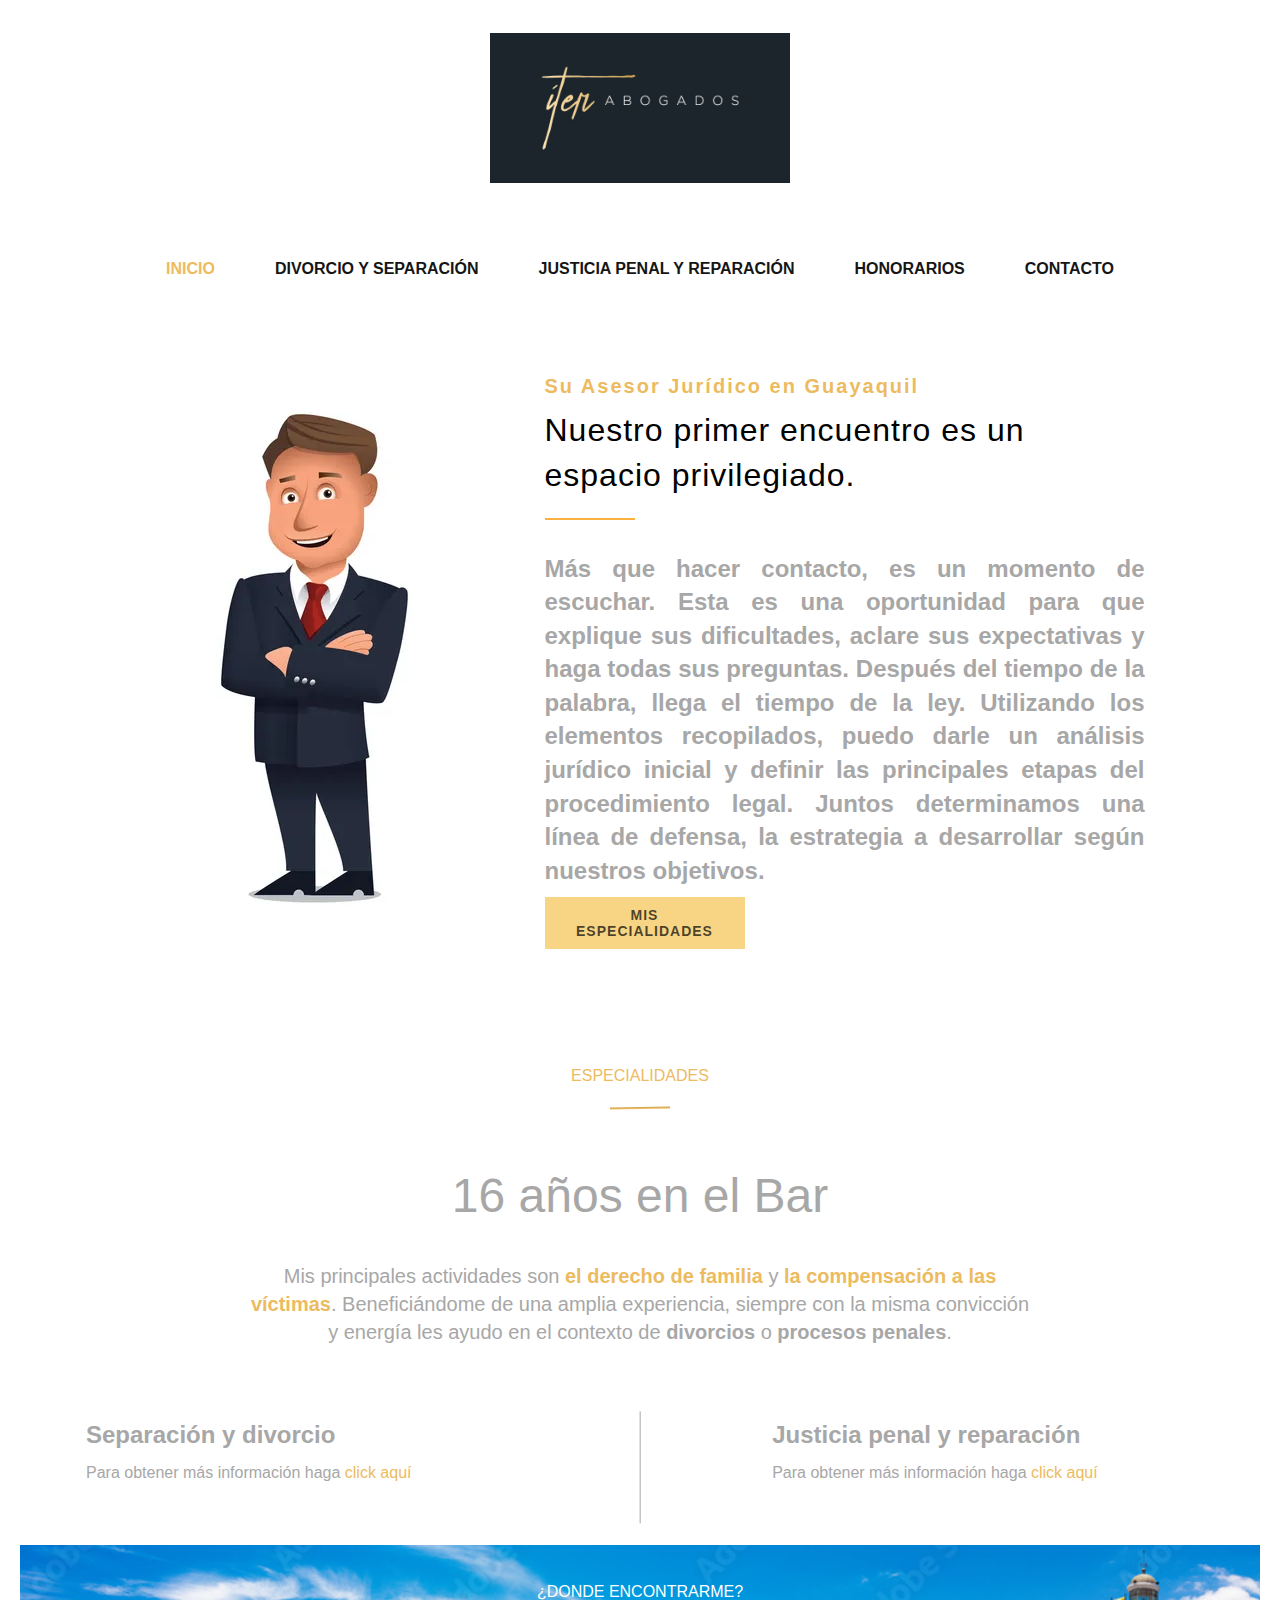
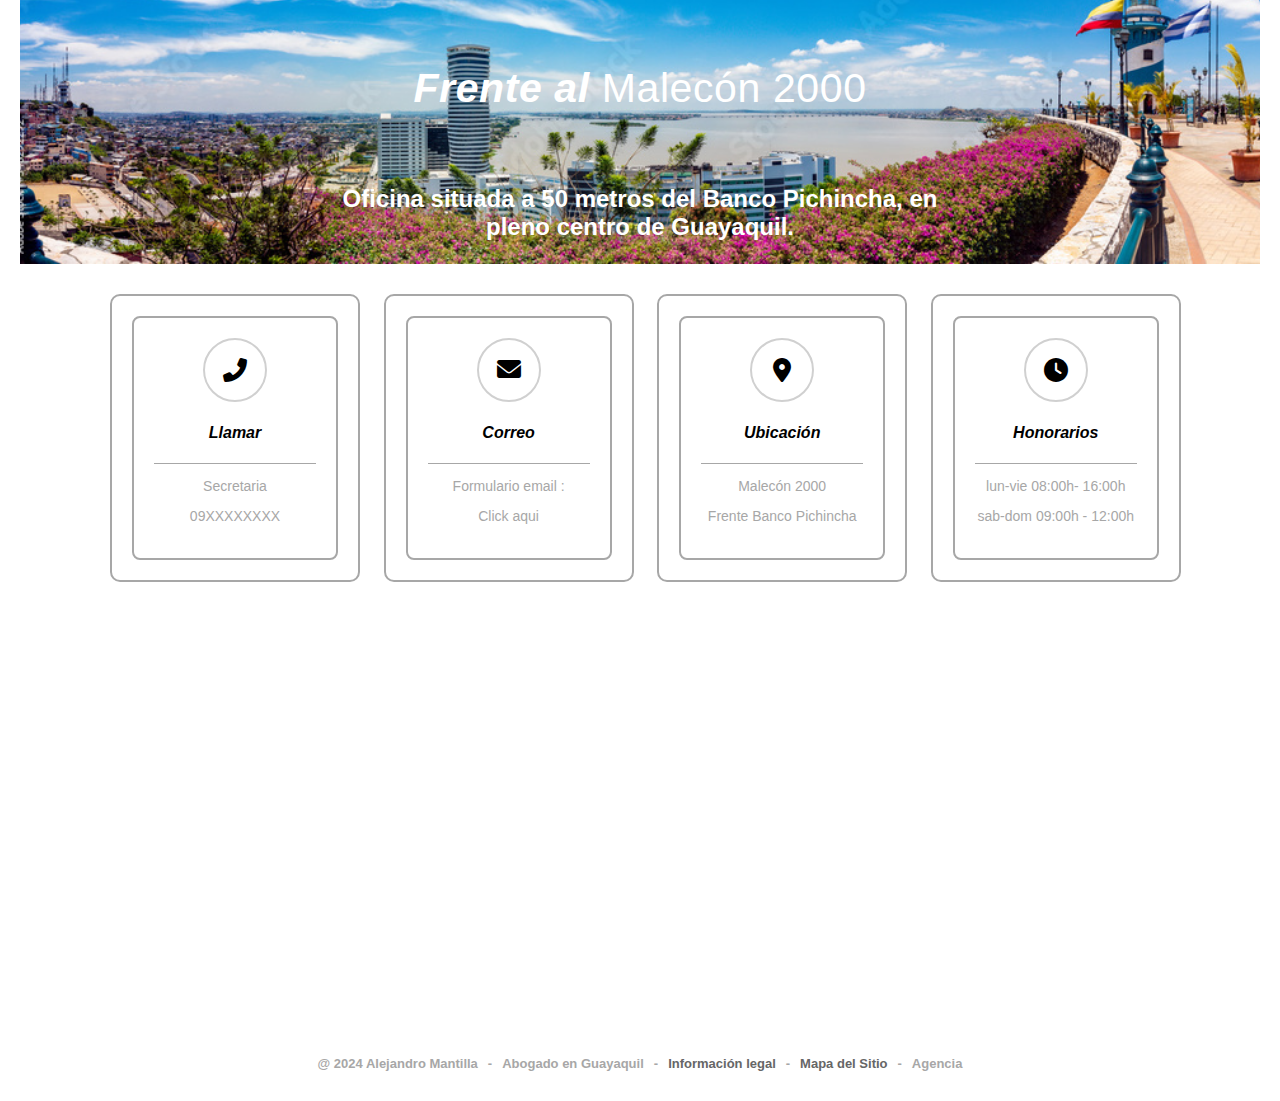
<file: index.html>
<!DOCTYPE html>
<html lang="es">
<head>
    <meta charset="UTF-8">
    <meta name="viewport" content="width=device-width, initial-scale=1.0">
    <title>Página de Ejemplo</title>
    <link rel="stylesheet" href="https://cdnjs.cloudflare.com/ajax/libs/font-awesome/6.0.0-beta3/css/all.min.css">
    <link rel="stylesheet" href="./style/styles.css">
</head>
<body>
    <header>
        <div class="logo">
            <img src="images/ab.jpg" alt="Logo del Abogado">
        </div>
        <nav>
            <ul class="menu">
                <li><a href="index.html" class="current-page menu-item" id="link-home">Inicio</a></li>
                <li><a href="./pages/divorcio.html" class="menu-item" id="link-divorce">Divorcio y Separación</a></li>
                <li><a href="./pages/penal.html" class="menu-item" id="link-penal">Justicia Penal y Reparación</a></li>
                <li><a href="./pages/honorarios.html" class="menu-item" id="link-fees">Honorarios</a></li>
                <li><a href="./pages/contacto.html" class="menu-item" id="link-contact">Contacto</a></li>
            </ul>
        </nav>
        <section class="hero">
            <div class="hero-content">
                <div class="hero-image">
                    <img src="images/abogado.jpg" alt="Abogado Animado">
                </div>
                <div class="hero-text">
                    <h1>Su Asesor Jurídico en Guayaquil</h1>
                    <p>Nuestro primer encuentro es un espacio privilegiado.</p>
                    <h2>Más que hacer contacto, es un momento de escuchar. Esta es una oportunidad para que explique sus dificultades, aclare sus expectativas y haga todas sus preguntas. Después del tiempo de la palabra, llega el tiempo de la ley. Utilizando los elementos recopilados, puedo darle un análisis jurídico inicial y definir las principales etapas del procedimiento legal. Juntos determinamos una línea de defensa, la estrategia a desarrollar según nuestros objetivos.</h2>
                    <button class="specialties-button">Mis Especialidades</button>
                </div>
            </div>
        </section>
        <section class="specialties">
            <div class="specialties-header">
                <h3>ESPECIALIDADES</h3>
                <div class="specialties-underline"></div>
            </div>
            <div class="specialties-content">
                <h2>16 años en el Bar</h2>
                <p>Mis principales actividades son <span class="highlight">el derecho de familia</span> y <span class="highlight">la compensación a las víctimas</span>. Beneficiándome de una amplia experiencia, siempre con la misma convicción y energía les ayudo en el contexto de <span class="lowlight">divorcios</span> o <span class="lowlight">procesos penales</span>.</p>
            </div>
        </section>
        <section class="services">
            <div class="service-item">
                <div class="arrow">→</div>
                <h3>Separación y divorcio</h3>
                <p>Para obtener más información haga <a href="./pages/divorcio.html" class="service-link">click aquí</a></p>
            </div>
            <div class="separator"></div>
            <div class="service-item">
                <div class="arrow">→</div>
                <h3>Justicia penal y reparación</h3>
                <p>Para obtener más información haga <a href="./pages/penal.html" class="service-link">click aquí</a></p>
            </div>
        </section>
        <section class="location-section">
            <div class="background-image">
                <div class="text-container">
                    <div class="principal-text-container">¿DONDE ENCONTRARME?</div>
                    <div class="main-text">
                        <p><em>Frente al</em> Malecón 2000</p>
                    </div>
                    <div class="description">Oficina situada a 50 metros del Banco Pichincha, en pleno centro de Guayaquil.</div>
                </div>
            </div>
        </section>
        <div class="et_pb_section">
            <div class="et_pb_row">
                
                <div class="et_pb_column">
                    <div class="outer-box">
                        <div class="inner-box">
                            <div class="et_pb_blurb_content">
                                <div class="et_pb_main_blurb_image">
                                    <div class="icon-circle">
                                        <i class="fas fa-phone-alt" style="color: black;"></i>
                                    </div>
                                </div>
                                <div class="et_pb_blurb_container">
                                    <h4 class="et_pb_module_header"><strong><em>Llamar</em></strong></h4>
                                    <div class="et_pb_blurb_description">
                                        <p>Secretaria</p>
                                        <p><a href="tel:+593 9xxxxxxxx">09XXXXXXXX</a></p>
                                    </div>
                                </div>
                            </div>
                        </div>
                    </div>
                </div>
    
                <div class="et_pb_column">
                    <div class="outer-box">
                        <div class="inner-box">
                            <div class="et_pb_blurb_content">
                                <div class="et_pb_main_blurb_image">
                                    <div class="icon-circle">
                                        <a href="./pages/contacto.html">
                                            <i class="fas fa-envelope" style="color: black;"></i>
                                        </a>
                                    </div>
                                </div>
                                <div class="et_pb_blurb_container">
                                    <h4 class="et_pb_module_header">
                                        <a href="./pages/contacto.html"><strong><em>Correo</em></strong></a>
                                    </h4>
                                    <div class="et_pb_blurb_description">
                                        <p>Formulario email :</p>
                                        <p><a href="./pages/contacto.html">Click aqui</a></p>
                                    </div>
                                </div>
                            </div>
                        </div>
                    </div>
                </div>
    
                <div class="et_pb_column">
                    <div class="outer-box">
                        <div class="inner-box">
                            <div class="et_pb_blurb_content">
                                <div class="et_pb_main_blurb_image">
                                    <div class="icon-circle">
                                        <i class="fas fa-map-marker-alt" style="color: black;"></i>
                                    </div>
                                </div>
                                <div class="et_pb_blurb_container">
                                    <h4 class="et_pb_module_header"><strong><em>Ubicación</em></strong></h4>
                                    <div class="et_pb_blurb_description">
                                        <p>Malecón 2000</p>
                                        <p>Frente Banco Pichincha</p>
                                    </div>
                                </div>
                            </div>
                        </div>
                    </div>
                </div>
    
                <div class="et_pb_column">
                    <div class="outer-box">
                        <div class="inner-box">
                            <div class="et_pb_blurb_content">
                                <div class="et_pb_main_blurb_image">
                                    <div class="icon-circle">
                                        <i class="fas fa-clock" style="color: black;"></i>
                                    </div>
                                </div>
                                <div class="et_pb_blurb_container">
                                    <h4 class="et_pb_module_header"><strong><em>Honorarios</em></strong></h4>
                                    <div class="et_pb_blurb_description">
                                        <p>lun-vie 08:00h- 16:00h</p>
                                        <p>sab-dom 09:00h - 12:00h</p>
                                    </div>
                                </div>
                            </div>
                        </div>
                    </div>
                </div>
    
            </div>
        </div>
        <section class="map-section">
            <div class="map-container">
                <iframe 
                    src="https://www.google.com/maps/embed?pb=!1m14!1m12!1m3!1d3164.224011940437!2d-79.88916847572948!3d-2.2754356271091023!2m3!1f0!2f0!3f0!3m2!1i1024!2i768!4f13.1!5e0!3m2!1ses!2sec!4v1723165626860!5m2!1ses!2sec"
                    style="border:0;" 
                    allowfullscreen="" 
                    loading="lazy"
                    class="map-iframe">
                </iframe>
            </div>
        </section>       
    </header>
    <footer class="footer">
        <div class="footer-content">
            <span class="footer-text">@ 2024 Alejandro Mantilla</span>
            <span class="footer-text"> - </span>
            <span class="footer-text">Abogado en Guayaquil</span>
            <span class="footer-text"> - </span>
            <span class="footer-text highlight"><a href="./pages/legal.html">Información legal</a></span>
            <span class="footer-text"> - </span>
            <span class="footer-text highlight"><a href="./pages/sitio.html">Mapa del Sitio</a></span>
            <span class="footer-text"> - </span>
            <span class="footer-text">Agencia</span>
        </div>
    </footer>
    <script src="./scripts/script.js"></script>
</body>
</html>
</file>
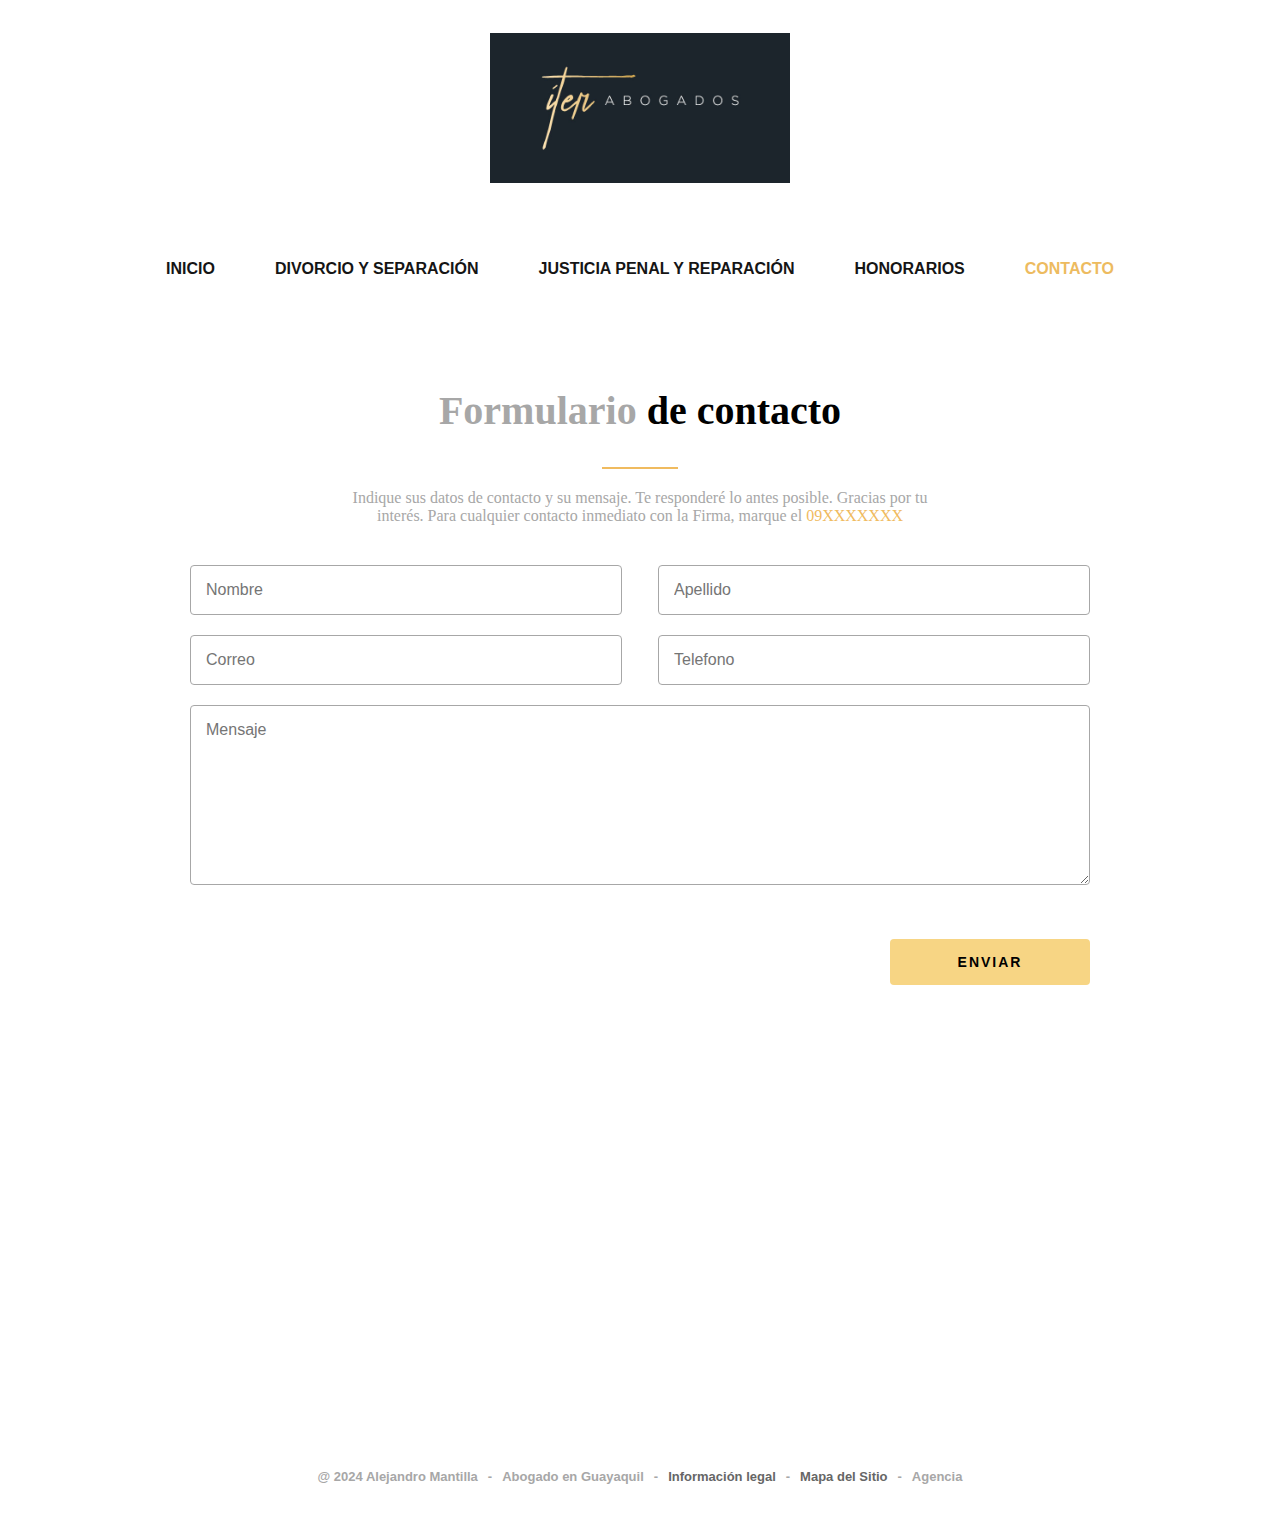
<file: contacto.html>
<!DOCTYPE html>
<html lang="es">
<head>
    <meta charset="UTF-8">
    <meta name="viewport" content="width=device-width, initial-scale=1.0">
    <title>Página de Ejemplo</title>
    <link rel="stylesheet" href="https://cdnjs.cloudflare.com/ajax/libs/font-awesome/6.0.0-beta3/css/all.min.css">
    <link rel="stylesheet" href="styles.css">
</head>
<body>
    <header>
        <div class="logo">
            <img src="images/ab.jpg" alt="Logo del Abogado">
        </div>
        <nav>
            <ul class="menu">
                <li><a href="index.html" class="menu-item" id="link-home">Inicio</a></li>
                <li><a href="divorcio.html" class="menu-item" id="link-divorce">Divorcio y Separación</a></li>
                <li><a href="penal.html" class="menu-item" id="link-penal">Justicia Penal y Reparación</a></li>
                <li><a href="honorarios.html" class="menu-item" id="link-fees">Honorarios</a></li>
                <li><a href="contacto.html" class="current-page menu-item" id="link-contact">Contacto</a></li>
            </ul>
        </nav>
        
        <section class="contact-form-section">
            <div class="form-header">
                <h2>Formulario <span>de contacto</span></h2>
                <div class="divider"></div>
                <p>
                    Indique sus datos de contacto y su mensaje. Te responderé lo antes posible. 
                    Gracias por tu interés. Para cualquier contacto inmediato con la Firma, 
                    marque el <span class="highlight">09XXXXXXX</span>
                </p>
            </div>
        
            <form class="contact-form" id="contact-form" method="post">
                <div class="form-row">
                    <div class="form-group">
                        <input type="text" id="nombre" name="from_nombre" placeholder="Nombre" required>
                    </div>
                    <div class="form-group">
                        <input type="text" id="apellido" name="from_apellido" placeholder="Apellido" required>
                    </div>
                </div>
                <div class="form-row">
                    <div class="form-group">
                        <input type="email" id="correo" name="from_correo" placeholder="Correo" required>
                    </div>
                    <div class="form-group">
                        <input type="tel" id="telefono" name="from_telefono" placeholder="Telefono" required>
                    </div>
                </div>
                <div class="form-group">
                    <textarea id="mensaje" name="mensaje" rows="5" placeholder="Mensaje" required style="width: 900px; height: 180px;"></textarea>
                </div>
                <div class="button-container">
                    <button type="submit">ENVIAR</button>
                </div>
            </form>
        </section>

        <section class="map-section">
            <div class="map-container">
                <iframe 
                    src="https://www.google.com/maps/embed?pb=!1m14!1m12!1m3!1d3164.224011940437!2d-79.88916847572948!3d-2.2754356271091023!2m3!1f0!2f0!3f0!3m2!1i1024!2i768!4f13.1!5e0!3m2!1ses!2sec!4v1723165626860!5m2!1ses!2sec"
                    style="border:0;" 
                    allowfullscreen="" 
                    loading="lazy"
                    class="map-iframe">
                </iframe>
            </div>
        </section> 
    </header>
    <footer class="footer">
        <div class="footer-content">
            <span class="footer-text">@ 2024 Alejandro Mantilla</span>
            <span class="footer-text"> - </span>
            <span class="footer-text">Abogado en Guayaquil</span>
            <span class="footer-text"> - </span>
            <span class="footer-text highlight"><a href="legal.html">Información legal</a></span>
            <span class="footer-text"> - </span>
            <span class="footer-text highlight"><a href="sitio.html">Mapa del Sitio</a></span>
            <span class="footer-text"> - </span>
            <span class="footer-text">Agencia</span>
        </div>
    </footer>
    <script type="text/javascript" src="https://cdn.emailjs.com/dist/email.min.js"></script>
    <script type="text/javascript">
        // Inicaliza EmailJS con la Public Key
        emailjs.init("XUiDpjtLKmPxqNM6u");

        // Evento submit del formulario
        document.getElementById('contact-form').addEventListener('submit', function(event) {
            event.preventDefault(); // Previene que se recarge la pagina

            // Envía el formulario usando EmailJS
            emailjs.sendForm('abogado', 'abogado', this)
                .then(function() {
                    alert('Mensaje enviado exitosamente!');
                }, function(error) {
                    console.log('FAILED...', error);
                    alert('Hubo un error al enviar el mensaje. Por favor, intenta nuevamente');
                });
        });
    </script>
    <!--<script src="script.js"></script>-->
</body>
</html>
</file>
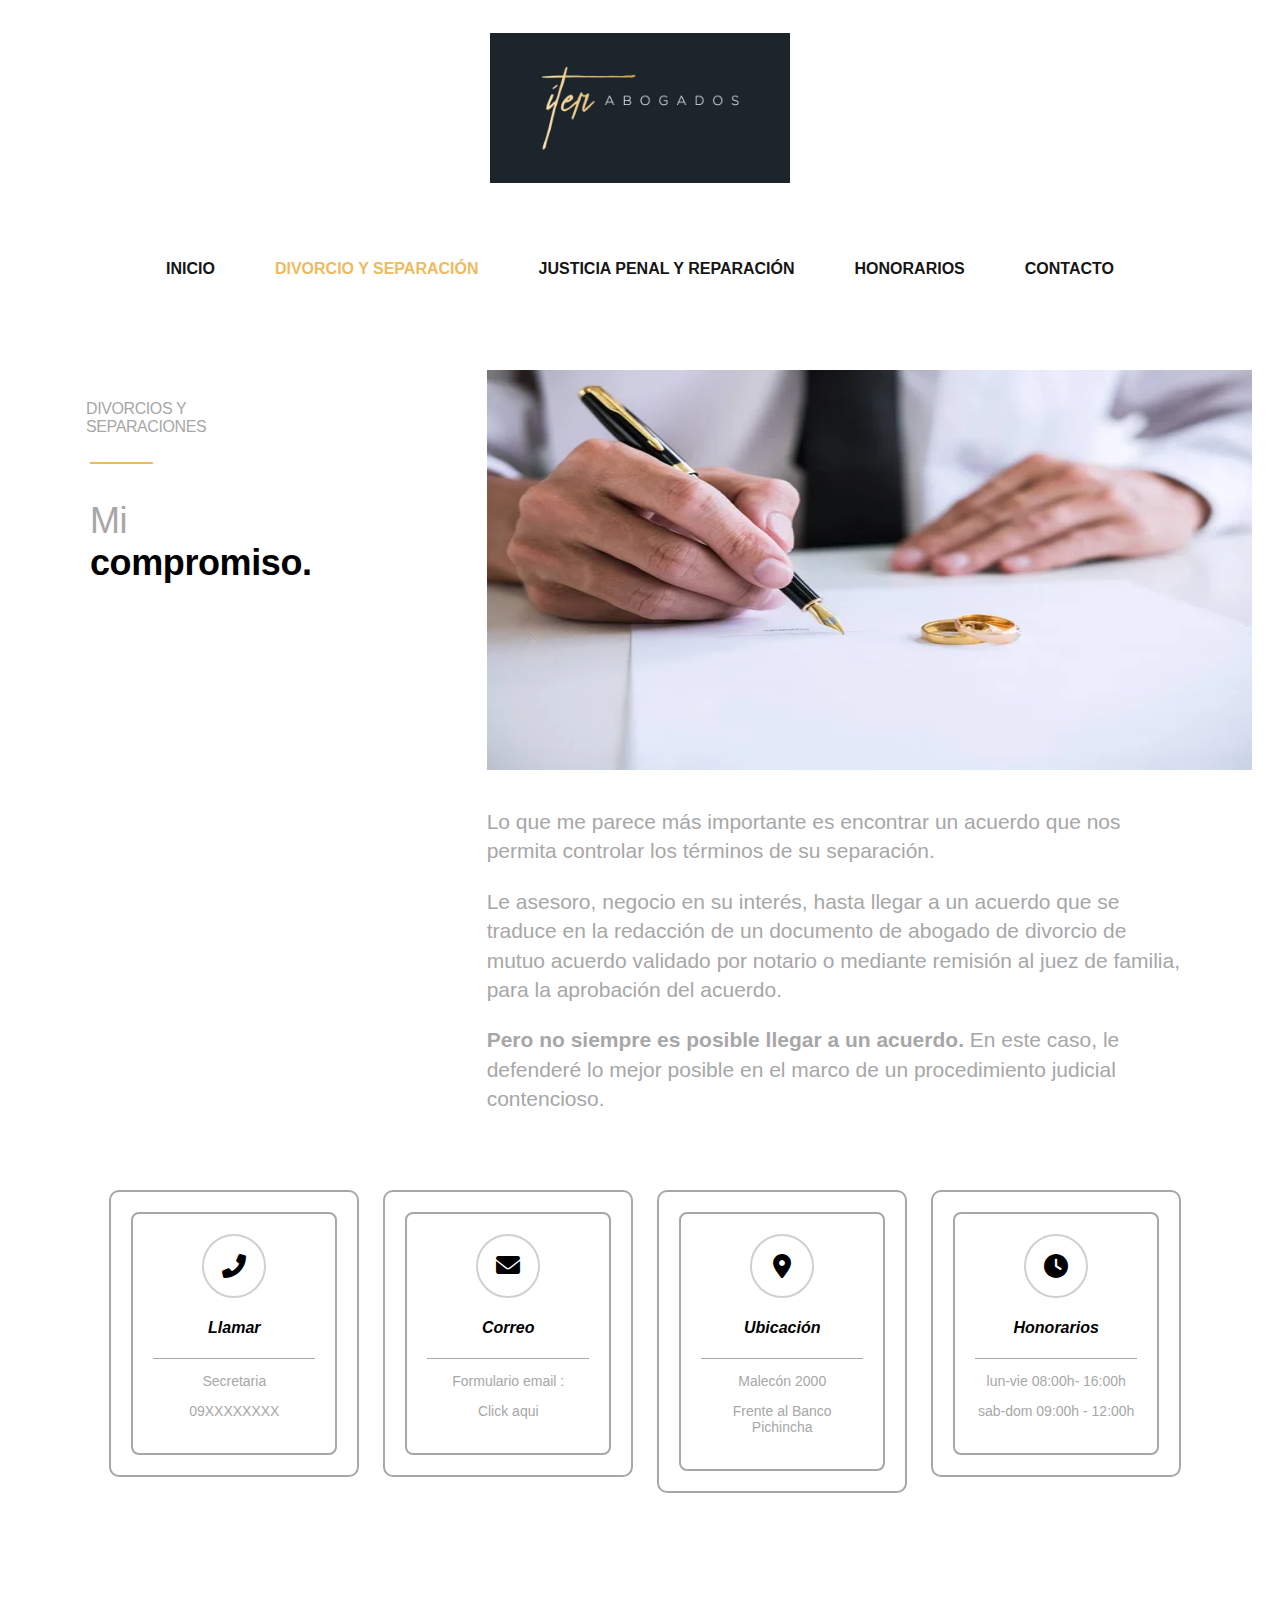
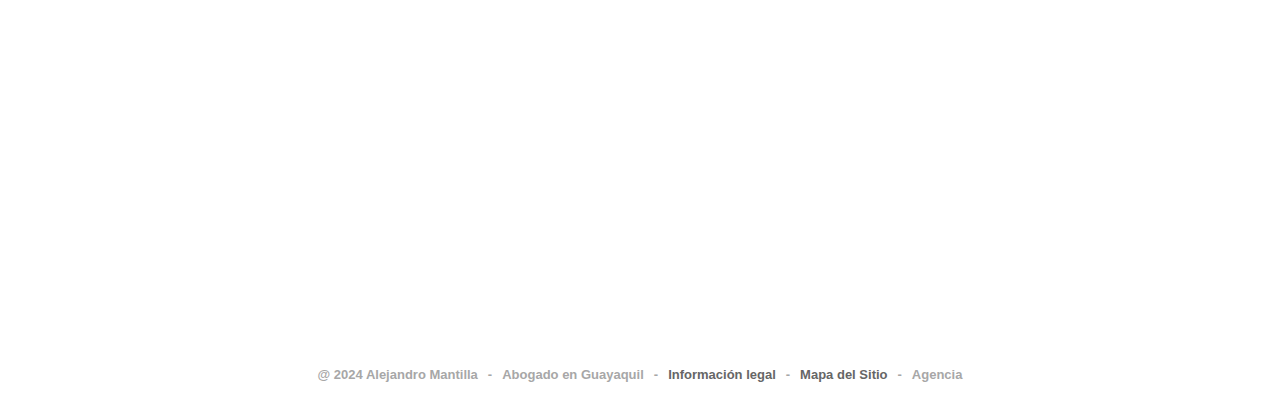
<file: divorcio.html>
<!DOCTYPE html>
<html lang="es">
<head>
    <meta charset="UTF-8">
    <meta name="viewport" content="width=device-width, initial-scale=1.0">
    <title>Página de Ejemplo</title>
    <link rel="stylesheet" href="https://cdnjs.cloudflare.com/ajax/libs/font-awesome/6.0.0-beta3/css/all.min.css">
    <link rel="stylesheet" href="styles.css">
</head>
<body>
    <header>
        <div class="logo">
            <img src="images/ab.jpg" alt="Logo del Abogado">
        </div>
        <nav>
            <ul class="menu">
                <li><a href="index.html" class="menu-item" id="link-home">Inicio</a></li>
                <li><a href="divorcio.html" class="current-page menu-item" id="link-divorce">Divorcio y Separación</a></li>
                <li><a href="penal.html" class="menu-item" id="link-penal">Justicia Penal y Reparación</a></li>
                <li><a href="honorarios.html" class="menu-item" id="link-fees">Honorarios</a></li>
                <li><a href="contacto.html" class="menu-item" id="link-contact">Contacto</a></li>
            </ul>
        </nav>

        <section class="divorces-separation">
            <div class="left-side">
                <h2 class="section-title">Divorcios y Separaciones</h2>
                <hr class="divorces-separator">
                <p class="commitment-text">
                    <span class="highlight">Mi</span><span class="normal"> compromiso.</span>
                </p>
            </div>
            <article class="right-side">
                <figure class="image-container">
                    <img src="images/separation.jpg" alt="Placeholder Image">
                </figure>
                <div class="divorces-description">
                    <p>Lo que me parece más importante es encontrar un acuerdo que nos permita controlar los términos de su separación.</p>
                    <p>Le asesoro, negocio en su interés, hasta llegar a un acuerdo que se traduce en la redacción de un documento de abogado de divorcio de mutuo acuerdo validado por notario o mediante remisión al juez de familia, para la aprobación del acuerdo.</p>
                    <p><strong>Pero no siempre es posible llegar a un acuerdo.</strong> En este caso, le defenderé lo mejor posible en el marco de un procedimiento judicial contencioso.</p>
                </div>
            </article>
        </section>
                

        <div class="et_pb_section">
            <div class="et_pb_row">
                
                <div class="et_pb_column">
                    <div class="outer-box">
                        <div class="inner-box">
                            <div class="et_pb_blurb_content">
                                <div class="et_pb_main_blurb_image">
                                    <div class="icon-circle">
                                        <i class="fas fa-phone-alt" style="color: black;"></i>
                                    </div>
                                </div>
                                <div class="et_pb_blurb_container">
                                    <h4 class="et_pb_module_header"><strong><em>Llamar</em></strong></h4>
                                    <div class="et_pb_blurb_description">
                                        <p>Secretaria</p>
                                        <p><a href="tel:+593 9xxxxxxxx">09XXXXXXXX</a></p>
                                    </div>
                                </div>
                            </div>
                        </div>
                    </div>
                </div>
    
                <div class="et_pb_column">
                    <div class="outer-box">
                        <div class="inner-box">
                            <div class="et_pb_blurb_content">
                                <div class="et_pb_main_blurb_image">
                                    <div class="icon-circle">
                                        <a href="contacto.html">
                                            <i class="fas fa-envelope" style="color: black;"></i>
                                        </a>
                                    </div>
                                </div>
                                <div class="et_pb_blurb_container">
                                    <h4 class="et_pb_module_header">
                                        <a href="contacto.html"><strong><em>Correo</em></strong></a>
                                    </h4>
                                    <div class="et_pb_blurb_description">
                                        <p>Formulario email :</p>
                                        <p><a href="contacto.html">Click aqui</a></p>
                                    </div>
                                </div>
                            </div>
                        </div>
                    </div>
                </div>
    
                <div class="et_pb_column">
                    <div class="outer-box">
                        <div class="inner-box">
                            <div class="et_pb_blurb_content">
                                <div class="et_pb_main_blurb_image">
                                    <div class="icon-circle">
                                        <i class="fas fa-map-marker-alt" style="color: black;"></i>
                                    </div>
                                </div>
                                <div class="et_pb_blurb_container">
                                    <h4 class="et_pb_module_header"><strong><em>Ubicación</em></strong></h4>
                                    <div class="et_pb_blurb_description">
                                        <p>Malecón 2000</p>
                                        <p>Frente al Banco Pichincha</p>
                                    </div>
                                </div>
                            </div>
                        </div>
                    </div>
                </div>
    
                <div class="et_pb_column">
                    <div class="outer-box">
                        <div class="inner-box">
                            <div class="et_pb_blurb_content">
                                <div class="et_pb_main_blurb_image">
                                    <div class="icon-circle">
                                        <i class="fas fa-clock" style="color: black;"></i>
                                    </div>
                                </div>
                                <div class="et_pb_blurb_container">
                                    <h4 class="et_pb_module_header"><strong><em>Honorarios</em></strong></h4>
                                    <div class="et_pb_blurb_description">
                                        <p>lun-vie 08:00h- 16:00h</p>
                                        <p>sab-dom 09:00h - 12:00h</p>
                                    </div>
                                </div>
                            </div>
                        </div>
                    </div>
                </div>
    
            </div>
        </div>
        <section class="map-section">
            <div class="map-container">
                <iframe 
                    src="https://www.google.com/maps/embed?pb=!1m14!1m12!1m3!1d3164.224011940437!2d-79.88916847572948!3d-2.2754356271091023!2m3!1f0!2f0!3f0!3m2!1i1024!2i768!4f13.1!5e0!3m2!1ses!2sec!4v1723165626860!5m2!1ses!2sec"
                    style="border:0;" 
                    allowfullscreen="" 
                    loading="lazy"
                    class="map-iframe">
                </iframe>
            </div>
        </section>       
    </header>
    <footer class="footer">
        <div class="footer-content">
            <span class="footer-text">@ 2024 Alejandro Mantilla</span>
            <span class="footer-text"> - </span>
            <span class="footer-text">Abogado en Guayaquil</span>
            <span class="footer-text"> - </span>
            <span class="footer-text highlight"><a href="legal.html">Información legal</a></span>
            <span class="footer-text"> - </span>
            <span class="footer-text highlight"><a href="sitio.html">Mapa del Sitio</a></span>
            <span class="footer-text"> - </span>
            <span class="footer-text">Agencia</span>
        </div>
    </footer>

    <script src="script.js"></script>
</body>
</html>
</file>
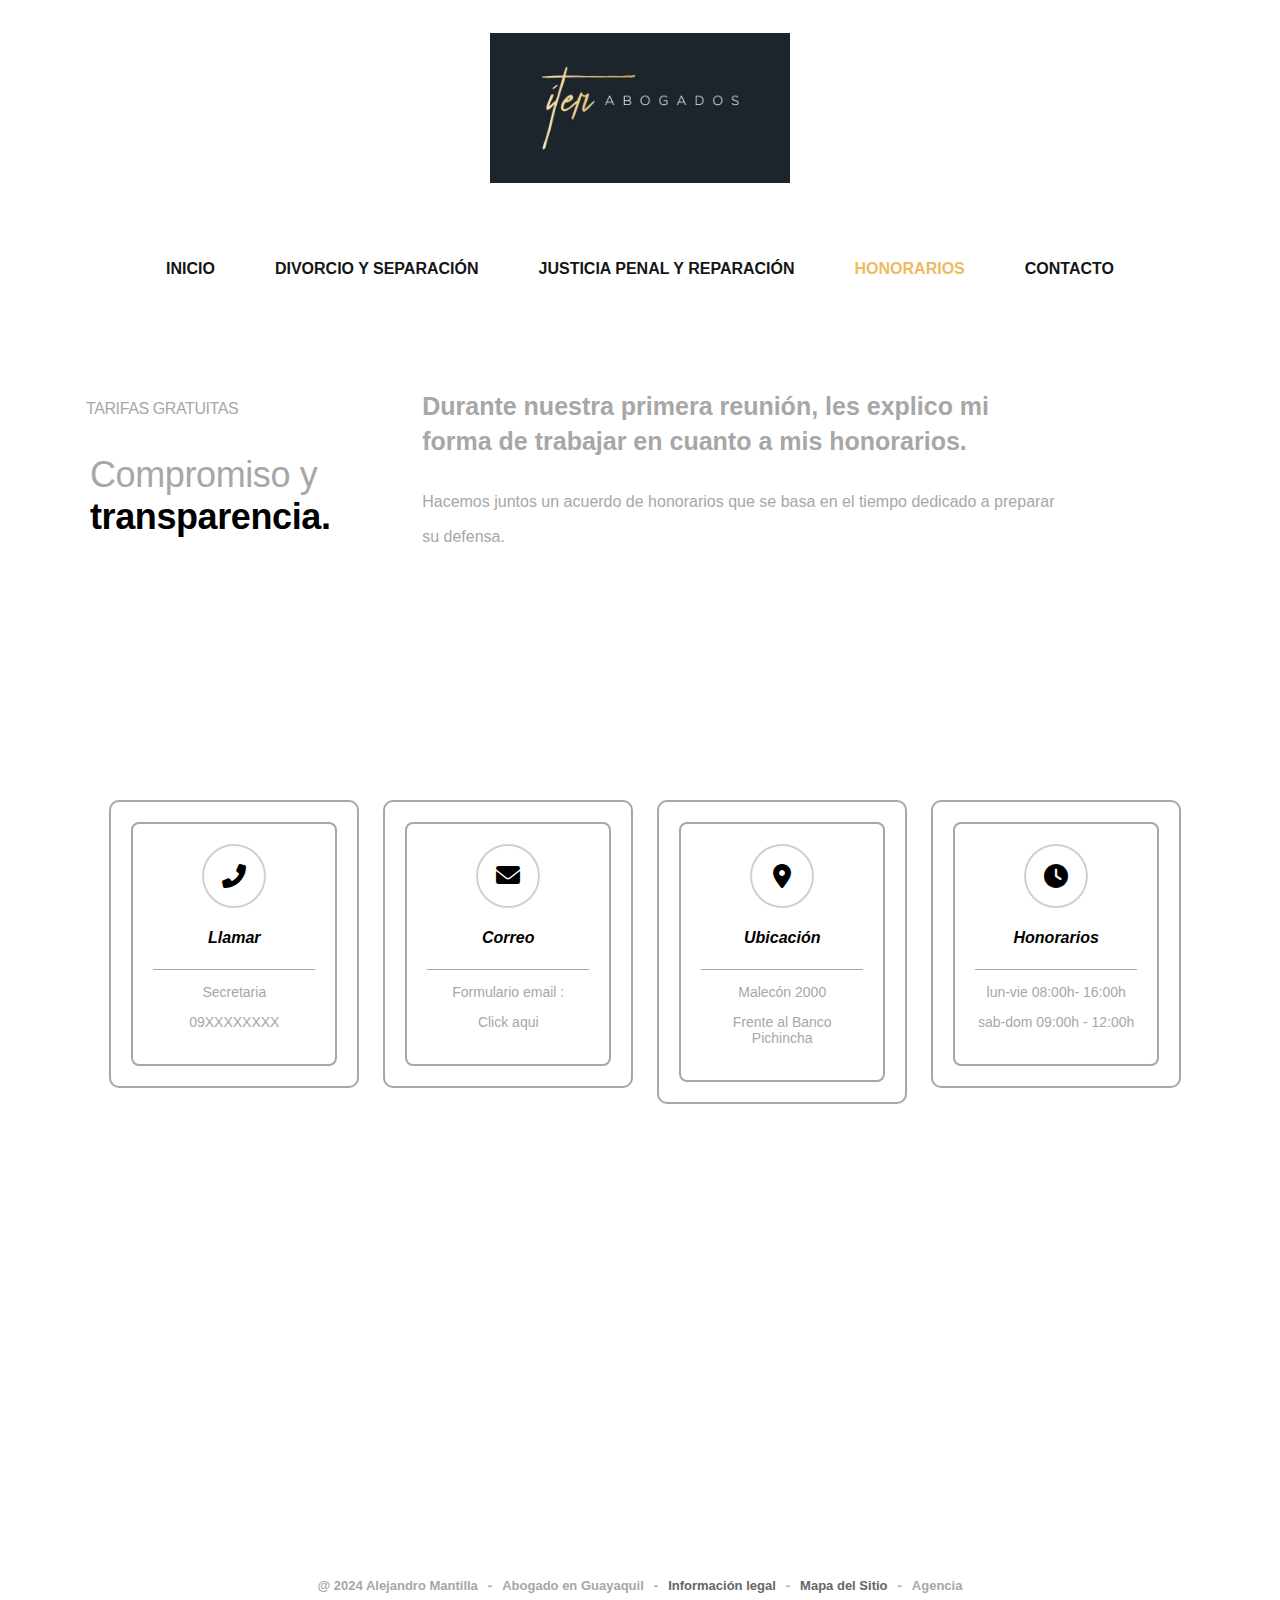
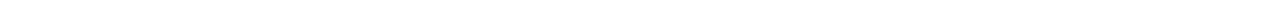
<file: honorarios.html>
<!DOCTYPE html>
<html lang="es">
<head>
    <meta charset="UTF-8">
    <meta name="viewport" content="width=device-width, initial-scale=1.0">
    <title>Página de Ejemplo</title>
    <link rel="stylesheet" href="https://cdnjs.cloudflare.com/ajax/libs/font-awesome/6.0.0-beta3/css/all.min.css">
    <link rel="stylesheet" href="styles.css">
</head>
<body>
    <header>
        <div class="logo">
            <img src="images/ab.jpg" alt="Logo del Abogado">
        </div>
        <nav>
            <ul class="menu">
                <li><a href="index.html" class="menu-item" id="link-home">Inicio</a></li>
                <li><a href="divorcio.html" class="menu-item" id="link-divorce">Divorcio y Separación</a></li>
                <li><a href="penal.html" class="menu-item" id="link-penal">Justicia Penal y Reparación</a></li>
                <li><a href="honorarios.html" class="current-page menu-item" id="link-fees">Honorarios</a></li>
                <li><a href="contacto.html" class="menu-item" id="link-contact">Contacto</a></li>
            </ul>
        </nav>

        <section class="honoraries-section">
            <div class="left-side">
                <h2 class="section-title">Tarifas gratuitas</h2>
                <p class="commitment-text">
                    <span class="highlight">Compromiso y <br></span><span class="normal"> transparencia.</span>
                </p>
            </div>
            <div class="honoraries-discreption">
                <p>Durante nuestra primera reunión, les explico mi forma de trabajar en cuanto a mis honorarios.</p>
                <p class="discreption-item">Hacemos juntos un acuerdo de honorarios que se basa en el tiempo dedicado a preparar su defensa.</p>
            </div>
        </section>
        

        <div class="et_pb_section">
            <div class="et_pb_row">
                
                <div class="et_pb_column">
                    <div class="outer-box">
                        <div class="inner-box">
                            <div class="et_pb_blurb_content">
                                <div class="et_pb_main_blurb_image">
                                    <div class="icon-circle">
                                        <i class="fas fa-phone-alt" style="color: black;"></i>
                                    </div>
                                </div>
                                <div class="et_pb_blurb_container">
                                    <h4 class="et_pb_module_header"><strong><em>Llamar</em></strong></h4>
                                    <div class="et_pb_blurb_description">
                                        <p>Secretaria</p>
                                        <p><a href="tel:+593 9xxxxxxxx">09XXXXXXXX</a></p>
                                    </div>
                                </div>
                            </div>
                        </div>
                    </div>
                </div>
    
                <div class="et_pb_column">
                    <div class="outer-box">
                        <div class="inner-box">
                            <div class="et_pb_blurb_content">
                                <div class="et_pb_main_blurb_image">
                                    <div class="icon-circle">
                                        <a href="contacto.html">
                                            <i class="fas fa-envelope" style="color: black;"></i>
                                        </a>
                                    </div>
                                </div>
                                <div class="et_pb_blurb_container">
                                    <h4 class="et_pb_module_header">
                                        <a href="contacto.html"><strong><em>Correo</em></strong></a>
                                    </h4>
                                    <div class="et_pb_blurb_description">
                                        <p>Formulario email :</p>
                                        <p><a href="contacto.html">Click aqui</a></p>
                                    </div>
                                </div>
                            </div>
                        </div>
                    </div>
                </div>
    
                <div class="et_pb_column">
                    <div class="outer-box">
                        <div class="inner-box">
                            <div class="et_pb_blurb_content">
                                <div class="et_pb_main_blurb_image">
                                    <div class="icon-circle">
                                        <i class="fas fa-map-marker-alt" style="color: black;"></i>
                                    </div>
                                </div>
                                <div class="et_pb_blurb_container">
                                    <h4 class="et_pb_module_header"><strong><em>Ubicación</em></strong></h4>
                                    <div class="et_pb_blurb_description">
                                        <p>Malecón 2000</p>
                                        <p>Frente al Banco Pichincha</p>
                                    </div>
                                </div>
                            </div>
                        </div>
                    </div>
                </div>
    
                <div class="et_pb_column">
                    <div class="outer-box">
                        <div class="inner-box">
                            <div class="et_pb_blurb_content">
                                <div class="et_pb_main_blurb_image">
                                    <div class="icon-circle">
                                        <i class="fas fa-clock" style="color: black;"></i>
                                    </div>
                                </div>
                                <div class="et_pb_blurb_container">
                                    <h4 class="et_pb_module_header"><strong><em>Honorarios</em></strong></h4>
                                    <div class="et_pb_blurb_description">
                                        <p>lun-vie 08:00h- 16:00h</p>
                                        <p>sab-dom 09:00h - 12:00h</p>
                                    </div>
                                </div>
                            </div>
                        </div>
                    </div>
                </div>
    
            </div>
        </div>
        <section class="map-section">
            <div class="map-container">
                <iframe 
                    src="https://www.google.com/maps/embed?pb=!1m14!1m12!1m3!1d3164.224011940437!2d-79.88916847572948!3d-2.2754356271091023!2m3!1f0!2f0!3f0!3m2!1i1024!2i768!4f13.1!5e0!3m2!1ses!2sec!4v1723165626860!5m2!1ses!2sec"
                    style="border:0;" 
                    allowfullscreen="" 
                    loading="lazy"
                    class="map-iframe">
                </iframe>
            </div>
        </section>       
    </header>
    <footer class="footer">
        <div class="footer-content">
            <span class="footer-text">@ 2024 Alejandro Mantilla</span>
            <span class="footer-text"> - </span>
            <span class="footer-text">Abogado en Guayaquil</span>
            <span class="footer-text"> - </span>
            <span class="footer-text highlight"><a href="legal.html">Información legal</a></span>
            <span class="footer-text"> - </span>
            <span class="footer-text highlight"><a href="sitio.html">Mapa del Sitio</a></span>
            <span class="footer-text"> - </span>
            <span class="footer-text">Agencia</span>
        </div>
    </footer>

    <script src="script.js"></script>
</body>
</html>
</file>
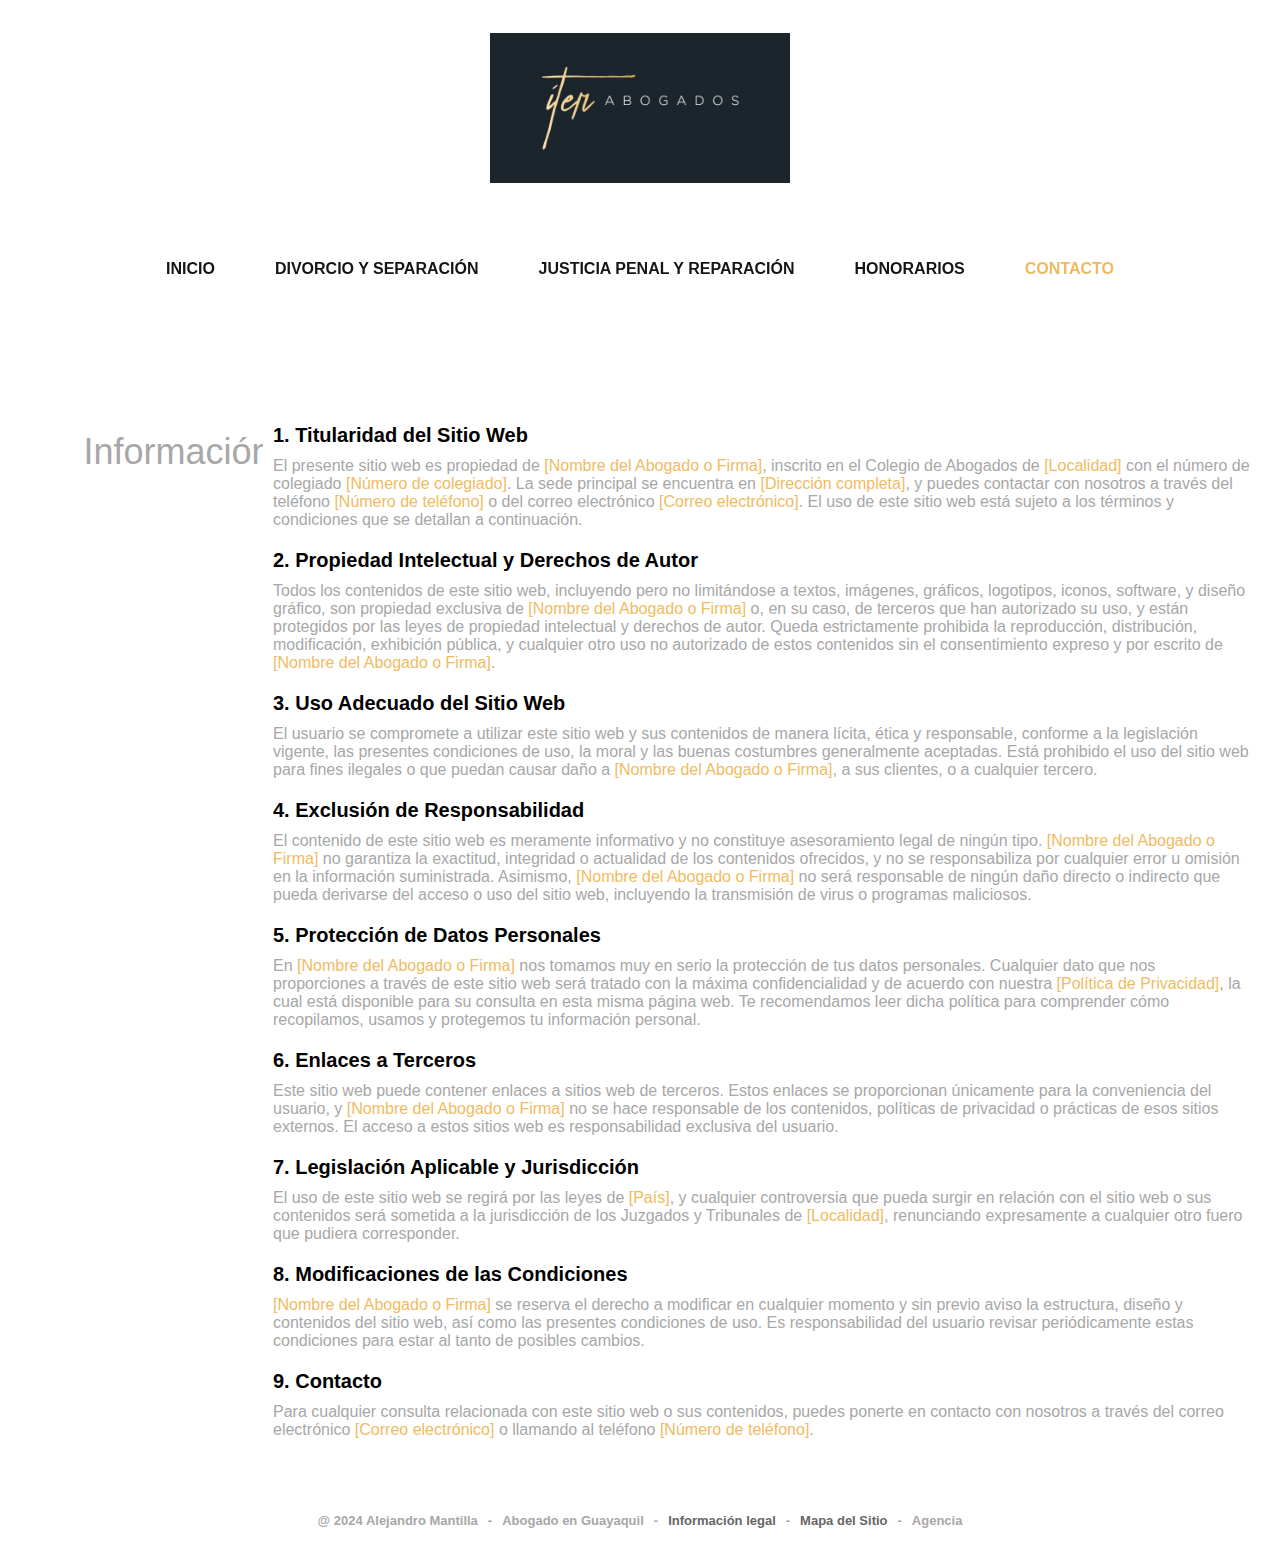
<file: legal.html>
<!DOCTYPE html>
<html lang="en">
<head>
    <meta charset="UTF-8">
    <meta name="viewport" content="width=device-width, initial-scale=1.0">
    <title>Página de Ejemplo</title>
    <link rel="stylesheet" href="https://cdnjs.cloudflare.com/ajax/libs/font-awesome/6.0.0-beta3/css/all.min.css">
    <link rel="stylesheet" href="styles.css">
</head>
<body>
    <header>
        <div class="logo">
            <img src="images/ab.jpg" alt="Logo del Abogado">
        </div>
        <nav>
            <ul class="menu">
                <li><a href="index.html" class="menu-item" id="link-home">Inicio</a></li>
                <li><a href="divorcio.html" class="menu-item" id="link-divorce">Divorcio y Separación</a></li>
                <li><a href="penal.html" class="menu-item" id="link-penal">Justicia Penal y Reparación</a></li>
                <li><a href="honorarios.html" class="menu-item" id="link-fees">Honorarios</a></li>
                <li><a href="contacto.html" class="current-page menu-item" id="link-contact">Contacto</a></li>
            </ul>
        </nav>

        <section class="legal-info-section">
            <div class="legal-info-header">
                <div class="legal-info-title">
                    <p>Información <strong>legal</strong></p>
                </div>
            </div>
        
            <div class="legal-info-content">
                <div class="legal-info-item">
                    <div class="legal-info-title-item">1. Titularidad del Sitio Web</div>
                    <div class="legal-info-text">El presente sitio web es propiedad de <span class="highlight-text">[Nombre del Abogado o Firma]</span>, inscrito en el Colegio de Abogados de <span class="highlight-text">[Localidad]</span> con el número de colegiado <span class="highlight-text">[Número de colegiado]</span>. La sede principal se encuentra en <span class="highlight-text">[Dirección completa]</span>, y puedes contactar con nosotros a través del teléfono <span class="highlight-text">[Número de teléfono]</span> o del correo electrónico <span class="highlight-text">[Correo electrónico]</span>. El uso de este sitio web está sujeto a los términos y condiciones que se detallan a continuación.</div>
                </div>
        
                <div class="legal-info-item">
                    <div class="legal-info-title-item">2. Propiedad Intelectual y Derechos de Autor</div>
                    <div class="legal-info-text">Todos los contenidos de este sitio web, incluyendo pero no limitándose a textos, imágenes, gráficos, logotipos, iconos, software, y diseño gráfico, son propiedad exclusiva de <span class="highlight-text">[Nombre del Abogado o Firma]</span> o, en su caso, de terceros que han autorizado su uso, y están protegidos por las leyes de propiedad intelectual y derechos de autor. Queda estrictamente prohibida la reproducción, distribución, modificación, exhibición pública, y cualquier otro uso no autorizado de estos contenidos sin el consentimiento expreso y por escrito de <span class="highlight-text">[Nombre del Abogado o Firma]</span>.</div>
                </div>
        
                <div class="legal-info-item">
                    <div class="legal-info-title-item">3. Uso Adecuado del Sitio Web</div>
                    <div class="legal-info-text">El usuario se compromete a utilizar este sitio web y sus contenidos de manera lícita, ética y responsable, conforme a la legislación vigente, las presentes condiciones de uso, la moral y las buenas costumbres generalmente aceptadas. Está prohibido el uso del sitio web para fines ilegales o que puedan causar daño a <span class="highlight-text">[Nombre del Abogado o Firma]</span>, a sus clientes, o a cualquier tercero.</div>
                </div>
        
                <div class="legal-info-item">
                    <div class="legal-info-title-item">4. Exclusión de Responsabilidad</div>
                    <div class="legal-info-text">El contenido de este sitio web es meramente informativo y no constituye asesoramiento legal de ningún tipo. <span class="highlight-text">[Nombre del Abogado o Firma]</span> no garantiza la exactitud, integridad o actualidad de los contenidos ofrecidos, y no se responsabiliza por cualquier error u omisión en la información suministrada. Asimismo, <span class="highlight-text">[Nombre del Abogado o Firma]</span> no será responsable de ningún daño directo o indirecto que pueda derivarse del acceso o uso del sitio web, incluyendo la transmisión de virus o programas maliciosos.</div>
                </div>
        
                <div class="legal-info-item">
                    <div class="legal-info-title-item">5. Protección de Datos Personales</div>
                    <div class="legal-info-text">En <span class="highlight-text">[Nombre del Abogado o Firma]</span> nos tomamos muy en serio la protección de tus datos personales. Cualquier dato que nos proporciones a través de este sitio web será tratado con la máxima confidencialidad y de acuerdo con nuestra <span class="highlight-text">[Política de Privacidad]</span>, la cual está disponible para su consulta en esta misma página web. Te recomendamos leer dicha política para comprender cómo recopilamos, usamos y protegemos tu información personal.</div>
                </div>
        
                <div class="legal-info-item">
                    <div class="legal-info-title-item">6. Enlaces a Terceros</div>
                    <div class="legal-info-text">Este sitio web puede contener enlaces a sitios web de terceros. Estos enlaces se proporcionan únicamente para la conveniencia del usuario, y <span class="highlight-text">[Nombre del Abogado o Firma]</span> no se hace responsable de los contenidos, políticas de privacidad o prácticas de esos sitios externos. El acceso a estos sitios web es responsabilidad exclusiva del usuario.</div>
                </div>
        
                <div class="legal-info-item">
                    <div class="legal-info-title-item">7. Legislación Aplicable y Jurisdicción</div>
                    <div class="legal-info-text">El uso de este sitio web se regirá por las leyes de <span class="highlight-text">[País]</span>, y cualquier controversia que pueda surgir en relación con el sitio web o sus contenidos será sometida a la jurisdicción de los Juzgados y Tribunales de <span class="highlight-text">[Localidad]</span>, renunciando expresamente a cualquier otro fuero que pudiera corresponder.</div>
                </div>
        
                <div class="legal-info-item">
                    <div class="legal-info-title-item">8. Modificaciones de las Condiciones</div>
                    <div class="legal-info-text"><span class="highlight-text">[Nombre del Abogado o Firma]</span> se reserva el derecho a modificar en cualquier momento y sin previo aviso la estructura, diseño y contenidos del sitio web, así como las presentes condiciones de uso. Es responsabilidad del usuario revisar periódicamente estas condiciones para estar al tanto de posibles cambios.</div>
                </div>
        
                <div class="legal-info-item">
                    <div class="legal-info-title-item">9. Contacto</div>
                    <div class="legal-info-text">Para cualquier consulta relacionada con este sitio web o sus contenidos, puedes ponerte en contacto con nosotros a través del correo electrónico <span class="highlight-text">[Correo electrónico]</span> o llamando al teléfono <span class="highlight-text">[Número de teléfono]</span>.</div>
                </div>
            </div>
        </section>
    </header>

    <footer class="footer">
        <div class="footer-content">
            <span class="footer-text">@ 2024 Alejandro Mantilla</span>
            <span class="footer-text"> - </span>
            <span class="footer-text">Abogado en Guayaquil</span>
            <span class="footer-text"> - </span>
            <span class="footer-text highlight"><a href="legal.html">Información legal</a></span>
            <span class="footer-text"> - </span>
            <span class="footer-text highlight"><a href="sitio.html">Mapa del Sitio</a></span>
            <span class="footer-text"> - </span>
            <span class="footer-text">Agencia</span>
        </div>
    </footer>
    <script src="script.js"></script>
</body>
</html>
</file>
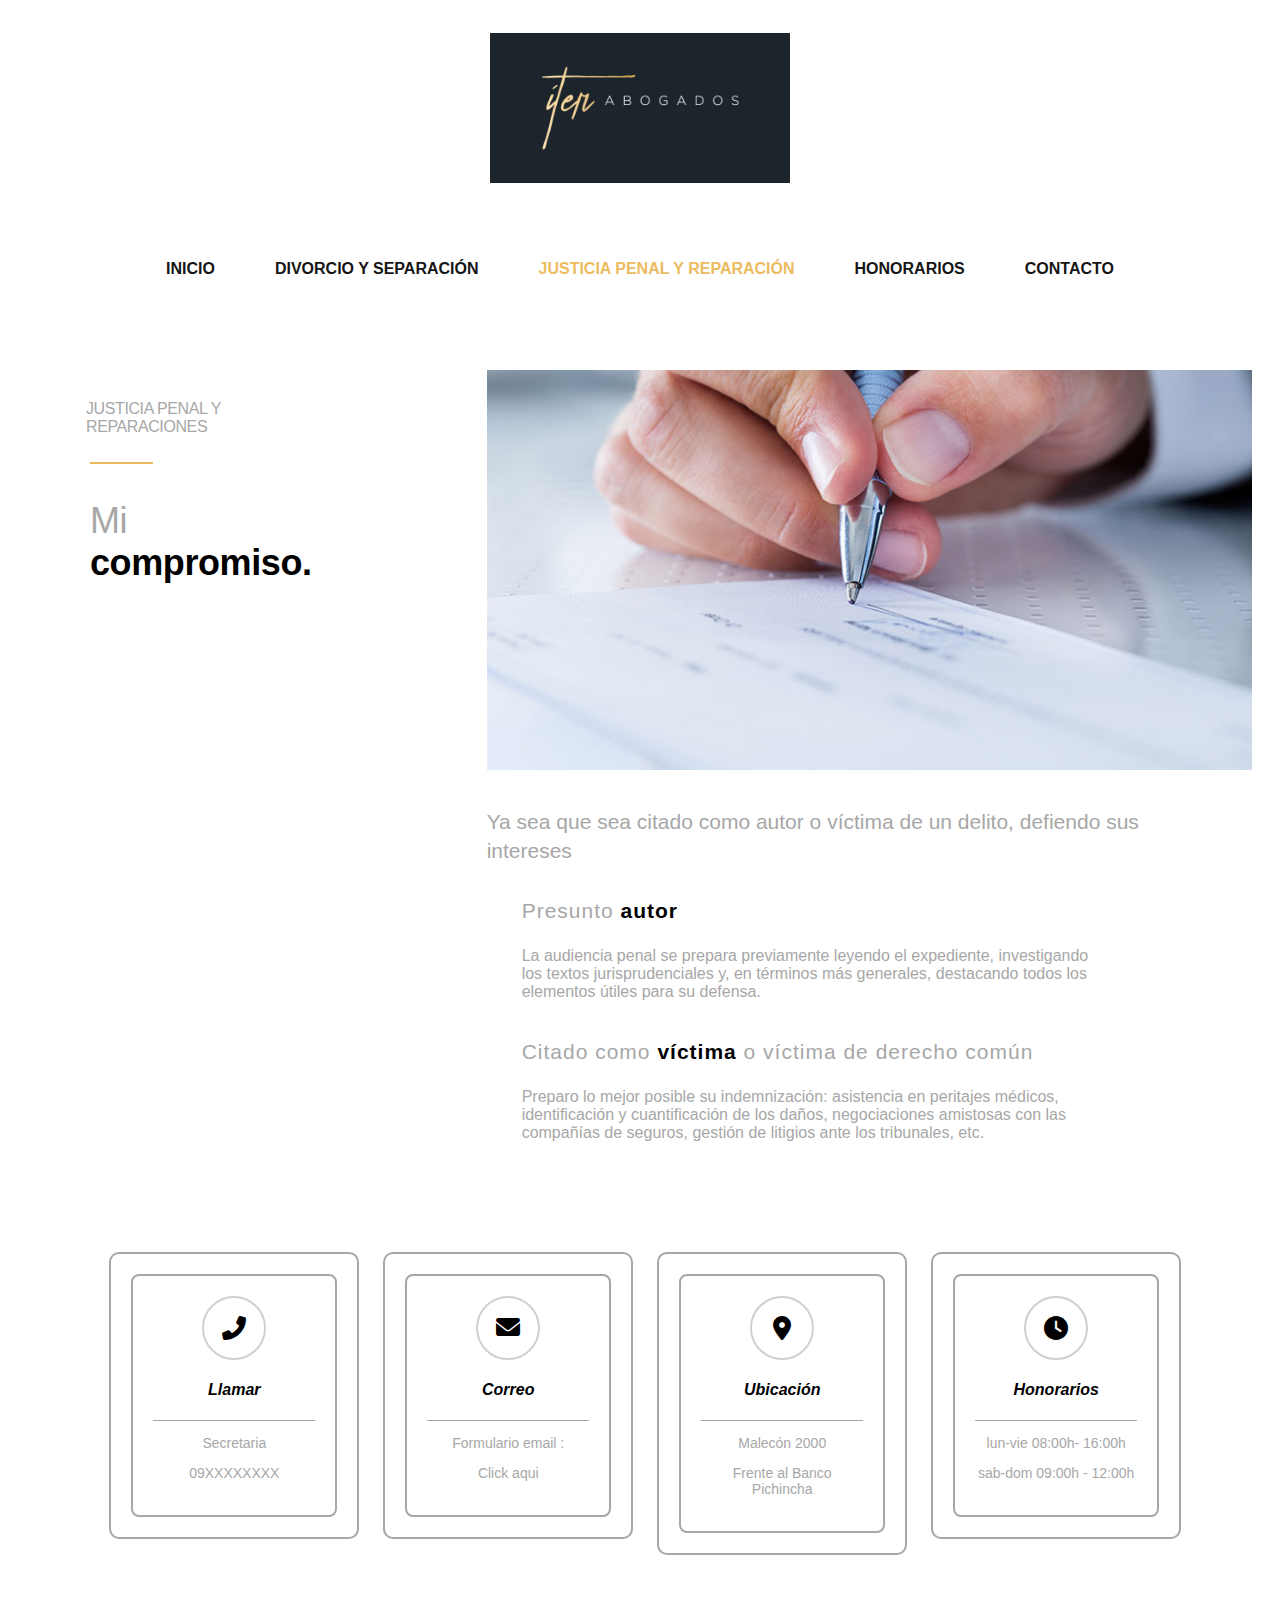
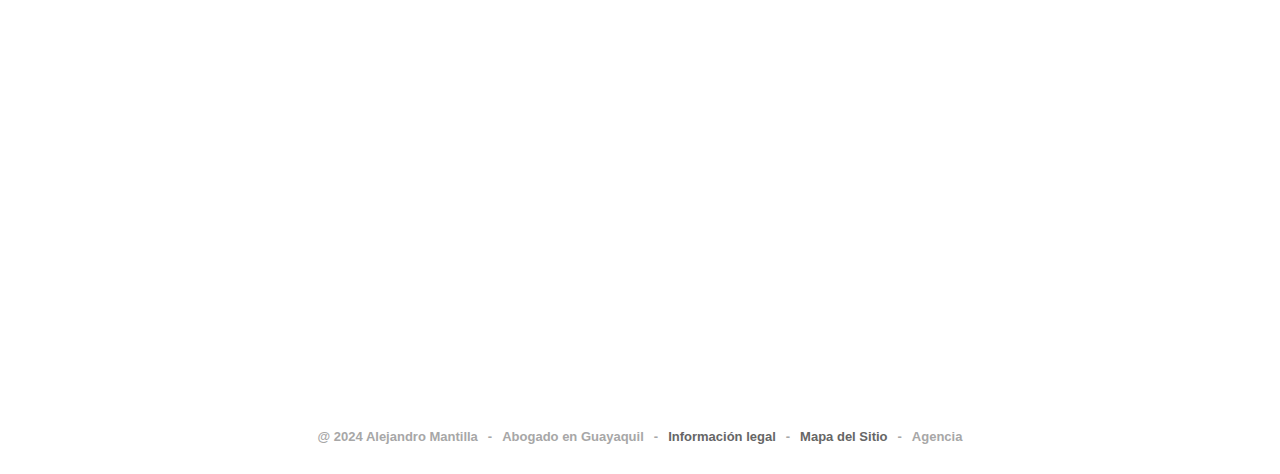
<file: penal.html>
<!DOCTYPE html>
<html lang="es">
<head>
    <meta charset="UTF-8">
    <meta name="viewport" content="width=device-width, initial-scale=1.0">
    <title>Página de Ejemplo</title>
    <link rel="stylesheet" href="https://cdnjs.cloudflare.com/ajax/libs/font-awesome/6.0.0-beta3/css/all.min.css">
    <link rel="stylesheet" href="styles.css">
</head>
<body>
    <header>
        <div class="logo">
            <img src="images/ab.jpg" alt="Logo del Abogado">
        </div>
        <nav>
            <ul class="menu">
                <li><a href="index.html" class="menu-item" id="link-home">Inicio</a></li>
                <li><a href="divorcio.html" class="menu-item" id="link-divorce">Divorcio y Separación</a></li>
                <li><a href="penal.html" class="current-page menu-item" id="link-penal">Justicia Penal y Reparación</a></li>
                <li><a href="honorarios.html" class="menu-item" id="link-fees">Honorarios</a></li>
                <li><a href="contacto.html" class="menu-item" id="link-contact">Contacto</a></li>
            </ul>
        </nav>

        <section class="penal-services">
            <div class="left-side">
                <h2 class="section-title">Justicia penal y reparaciones</h2>
                <hr class="penal-separator">
                <p class="commitment-text">
                    <span class="highlight">Mi</span><span class="normal"> compromiso.</span>
                </p>
            </div>
            <article class="right-side">
                <figure class="image-container">
                    <img src="images/penal.jpg" alt="Placeholder Image">
                </figure>
                <div class="penal-description">
                    <p>Ya sea que sea citado como autor o víctima de un delito, defiendo sus intereses</p>
                </div>
                <div class="penal-description-item">
                    <h4>Presunto <span>autor</span></h4>
                    <p>La audiencia penal se prepara previamente leyendo el expediente, investigando los textos jurisprudenciales y, en términos más generales, destacando todos los elementos útiles para su defensa.</p>
                    <h4>Citado como <span>víctima</span> o víctima de derecho común</h4>
                    <p>Preparo lo mejor posible su indemnización: asistencia en peritajes médicos, identificación y cuantificación de los daños, negociaciones amistosas con las compañías de seguros, gestión de litigios ante los tribunales, etc.</p>
                </div>
            </article>
        </section>

        <div class="et_pb_section">
            <div class="et_pb_row">
                
                <div class="et_pb_column">
                    <div class="outer-box">
                        <div class="inner-box">
                            <div class="et_pb_blurb_content">
                                <div class="et_pb_main_blurb_image">
                                    <div class="icon-circle">
                                        <i class="fas fa-phone-alt" style="color: black;"></i>
                                    </div>
                                </div>
                                <div class="et_pb_blurb_container">
                                    <h4 class="et_pb_module_header"><strong><em>Llamar</em></strong></h4>
                                    <div class="et_pb_blurb_description">
                                        <p>Secretaria</p>
                                        <p><a href="tel:+593 9xxxxxxxx">09XXXXXXXX</a></p>
                                    </div>
                                </div>
                            </div>
                        </div>
                    </div>
                </div>
    
                <div class="et_pb_column">
                    <div class="outer-box">
                        <div class="inner-box">
                            <div class="et_pb_blurb_content">
                                <div class="et_pb_main_blurb_image">
                                    <div class="icon-circle">
                                        <a href="contacto.html">
                                            <i class="fas fa-envelope" style="color: black;"></i>
                                        </a>
                                    </div>
                                </div>
                                <div class="et_pb_blurb_container">
                                    <h4 class="et_pb_module_header">
                                        <a href="contacto.html"><strong><em>Correo</em></strong></a>
                                    </h4>
                                    <div class="et_pb_blurb_description">
                                        <p>Formulario email :</p>
                                        <p><a href="contacto.html">Click aqui</a></p>
                                    </div>
                                </div>
                            </div>
                        </div>
                    </div>
                </div>
    
                <div class="et_pb_column">
                    <div class="outer-box">
                        <div class="inner-box">
                            <div class="et_pb_blurb_content">
                                <div class="et_pb_main_blurb_image">
                                    <div class="icon-circle">
                                        <i class="fas fa-map-marker-alt" style="color: black;"></i>
                                    </div>
                                </div>
                                <div class="et_pb_blurb_container">
                                    <h4 class="et_pb_module_header"><strong><em>Ubicación</em></strong></h4>
                                    <div class="et_pb_blurb_description">
                                        <p>Malecón 2000</p>
                                        <p>Frente al Banco Pichincha</p>
                                    </div>
                                </div>
                            </div>
                        </div>
                    </div>
                </div>
    
                <div class="et_pb_column">
                    <div class="outer-box">
                        <div class="inner-box">
                            <div class="et_pb_blurb_content">
                                <div class="et_pb_main_blurb_image">
                                    <div class="icon-circle">
                                        <i class="fas fa-clock" style="color: black;"></i>
                                    </div>
                                </div>
                                <div class="et_pb_blurb_container">
                                    <h4 class="et_pb_module_header"><strong><em>Honorarios</em></strong></h4>
                                    <div class="et_pb_blurb_description">
                                        <p>lun-vie 08:00h- 16:00h</p>
                                        <p>sab-dom 09:00h - 12:00h</p>
                                    </div>
                                </div>
                            </div>
                        </div>
                    </div>
                </div>
    
            </div>
        </div>
        <section class="map-section">
            <div class="map-container">
                <iframe 
                    src="https://www.google.com/maps/embed?pb=!1m14!1m12!1m3!1d3164.224011940437!2d-79.88916847572948!3d-2.2754356271091023!2m3!1f0!2f0!3f0!3m2!1i1024!2i768!4f13.1!5e0!3m2!1ses!2sec!4v1723165626860!5m2!1ses!2sec"
                    style="border:0;" 
                    allowfullscreen="" 
                    loading="lazy"
                    class="map-iframe">
                </iframe>
            </div>
        </section>       
    </header>
    <footer class="footer">
        <div class="footer-content">
            <span class="footer-text">@ 2024 Alejandro Mantilla</span>
            <span class="footer-text"> - </span>
            <span class="footer-text">Abogado en Guayaquil</span>
            <span class="footer-text"> - </span>
            <span class="footer-text highlight"><a href="legal.html">Información legal</a></span>
            <span class="footer-text"> - </span>
            <span class="footer-text highlight"><a href="sitio.html">Mapa del Sitio</a></span>
            <span class="footer-text"> - </span>
            <span class="footer-text">Agencia</span>
        </div>
    </footer>

    <script src="script.js"></script>
</body>
</html>
</file>
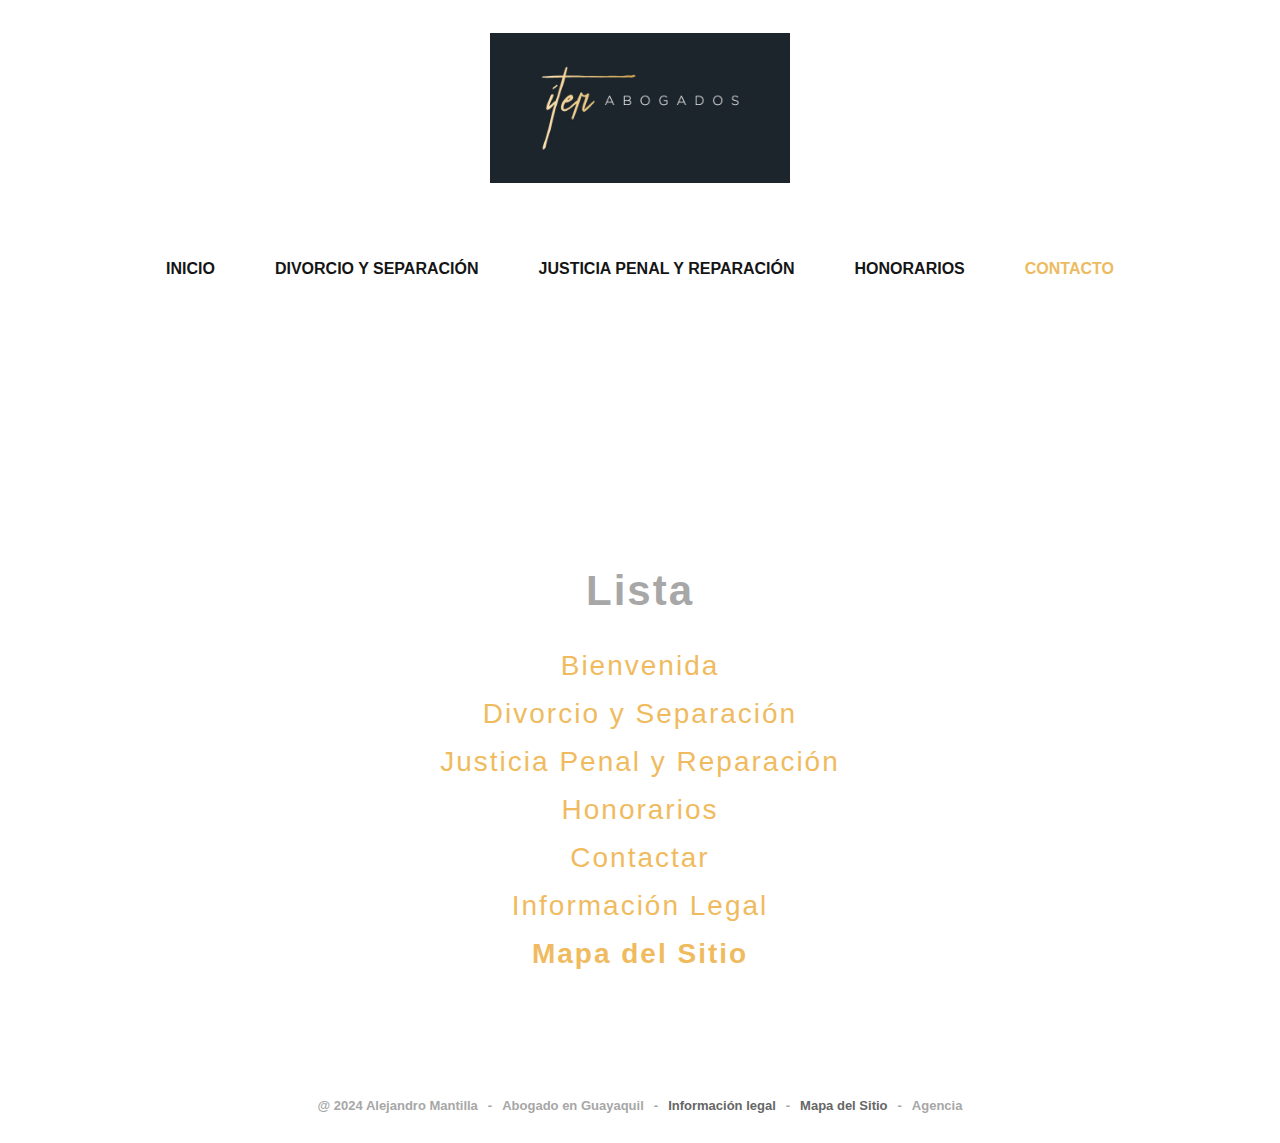
<file: sitio.html>
<!DOCTYPE html>
<html lang="en">
<head>
    <meta charset="UTF-8">
    <meta name="viewport" content="width=device-width, initial-scale=1.0">
    <title>Página de Ejemplo</title>
    <link rel="stylesheet" href="https://cdnjs.cloudflare.com/ajax/libs/font-awesome/6.0.0-beta3/css/all.min.css">
    <link rel="stylesheet" href="styles.css">
</head>
<body>
    <header>
        <div class="logo">
            <img src="images/ab.jpg" alt="Logo del Abogado">
        </div>
        <nav>
            <ul class="menu">
                <li><a href="index.html" class="menu-item" id="link-home">Inicio</a></li>
                <li><a href="divorcio.html" class="menu-item" id="link-divorce">Divorcio y Separación</a></li>
                <li><a href="penal.html" class="menu-item" id="link-penal">Justicia Penal y Reparación</a></li>
                <li><a href="honorarios.html" class="menu-item" id="link-fees">Honorarios</a></li>
                <li><a href="contacto.html" class="current-page menu-item" id="link-contact">Contacto</a></li>
            </ul>
        </nav>

        <section class="site-map-section">
            <div class="container">
                <div class="inner-container">
                    <div class="list-content">
                        <h2>Lista</h2>
                        <ul>
                            <li><a href="index.html" class="highlight">Bienvenida</a></li>
                            <li><a href="divorcio.html" class="highlight">Divorcio y Separación</a></li>
                            <li><a href="penal.html" class="highlight">Justicia Penal y Reparación</a></li>
                            <li><a href="honorarios.html" class="highlight">Honorarios</a></li>
                            <li><a href="contacto.html" class="highlight">Contactar</a></li>
                            <li><a href="legal.html" class="highlight">Información Legal</a></li>
                            <li><a href="sitio.html" class="highlight bold">Mapa del Sitio</a></li>
                        </ul>
                    </div>
                </div>
            </div>
        </section>
        
        

    </header>
    <footer class="footer">
        <div class="footer-content">
            <span class="footer-text">@ 2024 Alejandro Mantilla</span>
            <span class="footer-text"> - </span>
            <span class="footer-text">Abogado en Guayaquil</span>
            <span class="footer-text"> - </span>
            <span class="footer-text highlight"><a href="legal.html">Información legal</a></span>
            <span class="footer-text"> - </span>
            <span class="footer-text highlight"><a href="sitio.html">Mapa del Sitio</a></span>
            <span class="footer-text"> - </span>
            <span class="footer-text">Agencia</span>
        </div>
    </footer>
    <script src="script.js"></script>
</body>
</html>
</file>
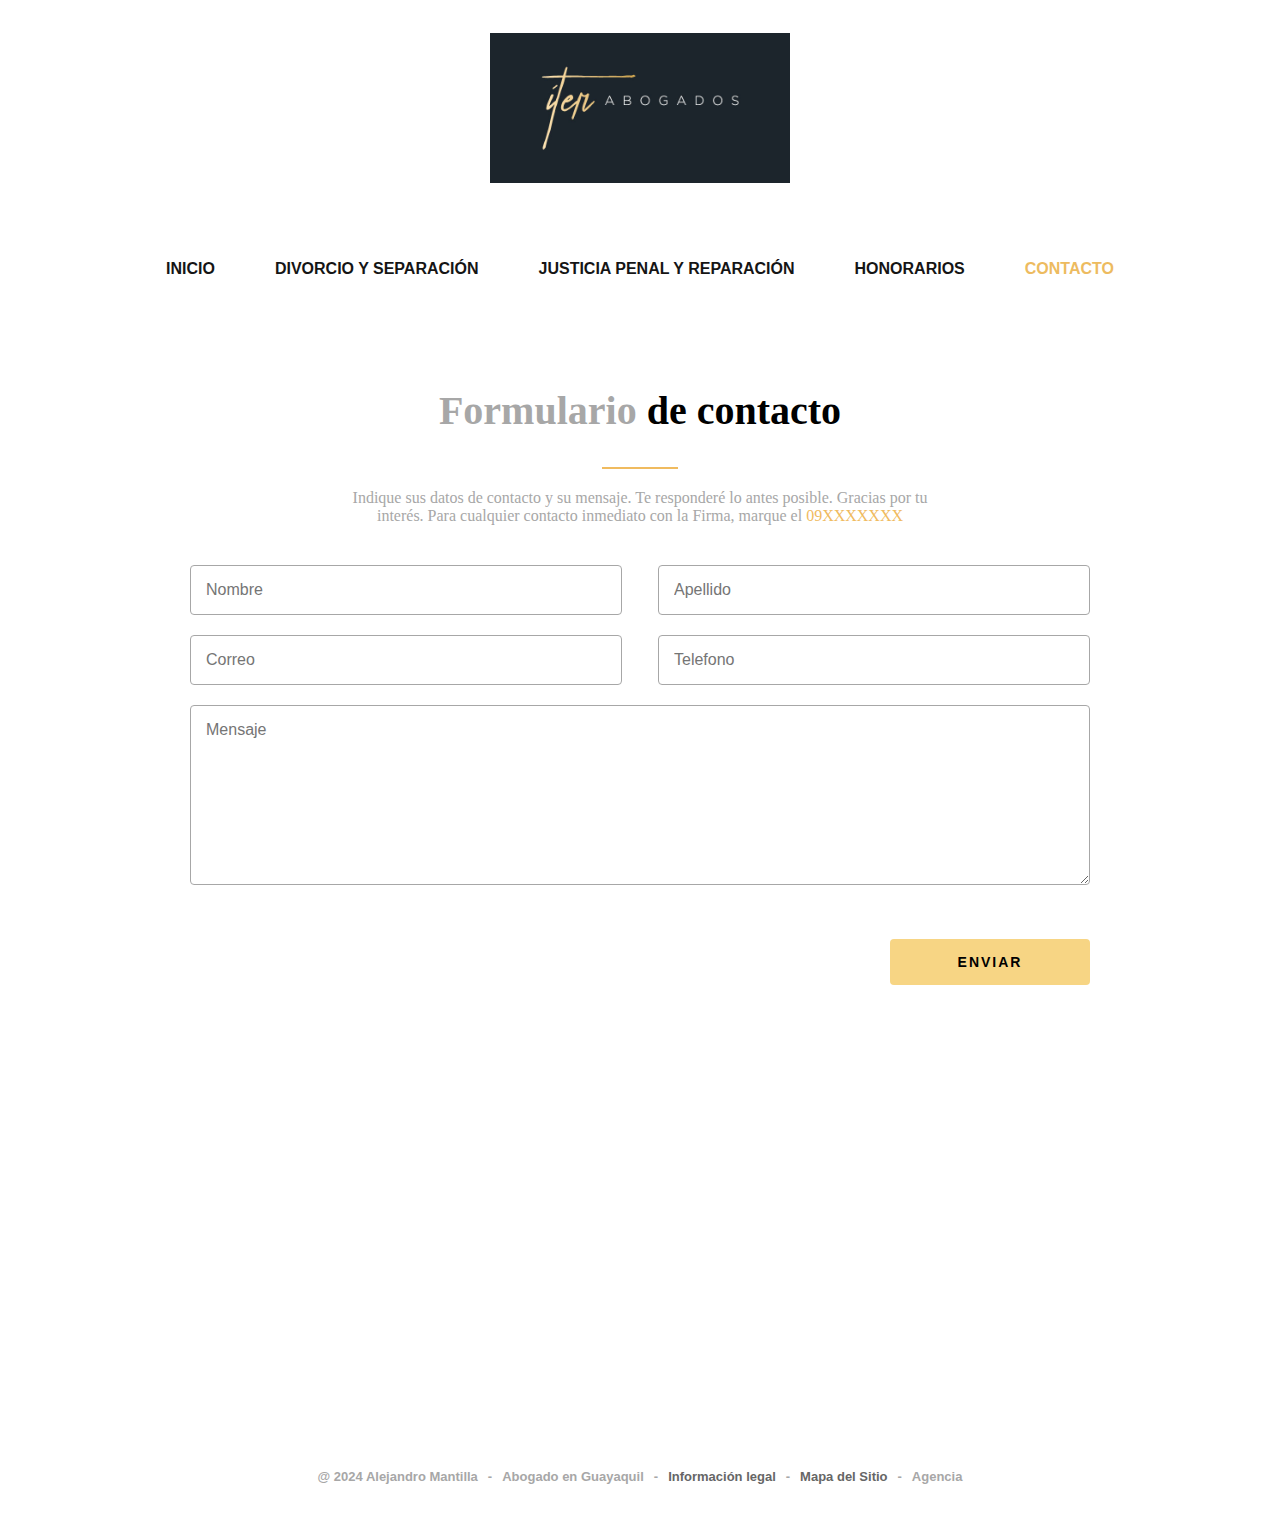
<file: pages/contacto.html>
<!DOCTYPE html>
<html lang="es">
<head>
    <meta charset="UTF-8">
    <meta name="viewport" content="width=device-width, initial-scale=1.0">
    <title>Página de Ejemplo</title>
    <link rel="stylesheet" href="https://cdnjs.cloudflare.com/ajax/libs/font-awesome/6.0.0-beta3/css/all.min.css">
    <link rel="stylesheet" href="../style/styles.css">
</head>
<body>
    <header>
        <div class="logo">
            <img src="../images/ab.jpg" alt="Logo del Abogado">
        </div>
        <nav>
            <ul class="menu">
                <li><a href="../index.html" class="menu-item" id="link-home">Inicio</a></li>
                <li><a href="divorcio.html" class="menu-item" id="link-divorce">Divorcio y Separación</a></li>
                <li><a href="penal.html" class="menu-item" id="link-penal">Justicia Penal y Reparación</a></li>
                <li><a href="honorarios.html" class="menu-item" id="link-fees">Honorarios</a></li>
                <li><a href="contacto.html" class="current-page menu-item" id="link-contact">Contacto</a></li>
            </ul>
        </nav>
        
        <section class="contact-form-section">
            <div class="form-header">
                <h2>Formulario <span>de contacto</span></h2>
                <div class="divider"></div>
                <p>
                    Indique sus datos de contacto y su mensaje. Te responderé lo antes posible. 
                    Gracias por tu interés. Para cualquier contacto inmediato con la Firma, 
                    marque el <span class="highlight">09XXXXXXX</span>
                </p>
            </div>
        
            <form class="contact-form" id="contact-form" method="post">
                <div class="form-row">
                    <div class="form-group">
                        <input type="text" id="nombre" name="from_nombre" placeholder="Nombre" required>
                    </div>
                    <div class="form-group">
                        <input type="text" id="apellido" name="from_apellido" placeholder="Apellido" required>
                    </div>
                </div>
                <div class="form-row">
                    <div class="form-group">
                        <input type="email" id="correo" name="from_correo" placeholder="Correo" required>
                    </div>
                    <div class="form-group">
                        <input type="tel" id="telefono" name="from_telefono" placeholder="Telefono" required>
                    </div>
                </div>
                <div class="form-group">
                    <textarea id="mensaje" name="mensaje" rows="5" placeholder="Mensaje" required style="width: 900px; height: 180px;"></textarea>
                </div>
                <div class="button-container">
                    <button type="submit">ENVIAR</button>
                </div>
            </form>
        </section>

        <section class="map-section">
            <div class="map-container">
                <iframe 
                    src="https://www.google.com/maps/embed?pb=!1m14!1m12!1m3!1d3164.224011940437!2d-79.88916847572948!3d-2.2754356271091023!2m3!1f0!2f0!3f0!3m2!1i1024!2i768!4f13.1!5e0!3m2!1ses!2sec!4v1723165626860!5m2!1ses!2sec"
                    style="border:0;" 
                    allowfullscreen="" 
                    loading="lazy"
                    class="map-iframe">
                </iframe>
            </div>
        </section> 
    </header>
    <footer class="footer">
        <div class="footer-content">
            <span class="footer-text">@ 2024 Alejandro Mantilla</span>
            <span class="footer-text"> - </span>
            <span class="footer-text">Abogado en Guayaquil</span>
            <span class="footer-text"> - </span>
            <span class="footer-text highlight"><a href="legal.html">Información legal</a></span>
            <span class="footer-text"> - </span>
            <span class="footer-text highlight"><a href="sitio.html">Mapa del Sitio</a></span>
            <span class="footer-text"> - </span>
            <span class="footer-text">Agencia</span>
        </div>
    </footer>
    <script src="https://cdn.emailjs.com/dist/email.min.js"></script>
    <script src="../scripts/email.js"></script>
    <!--<script src="../scripts/script.js"></script>-->
</body>
</html>
</file>
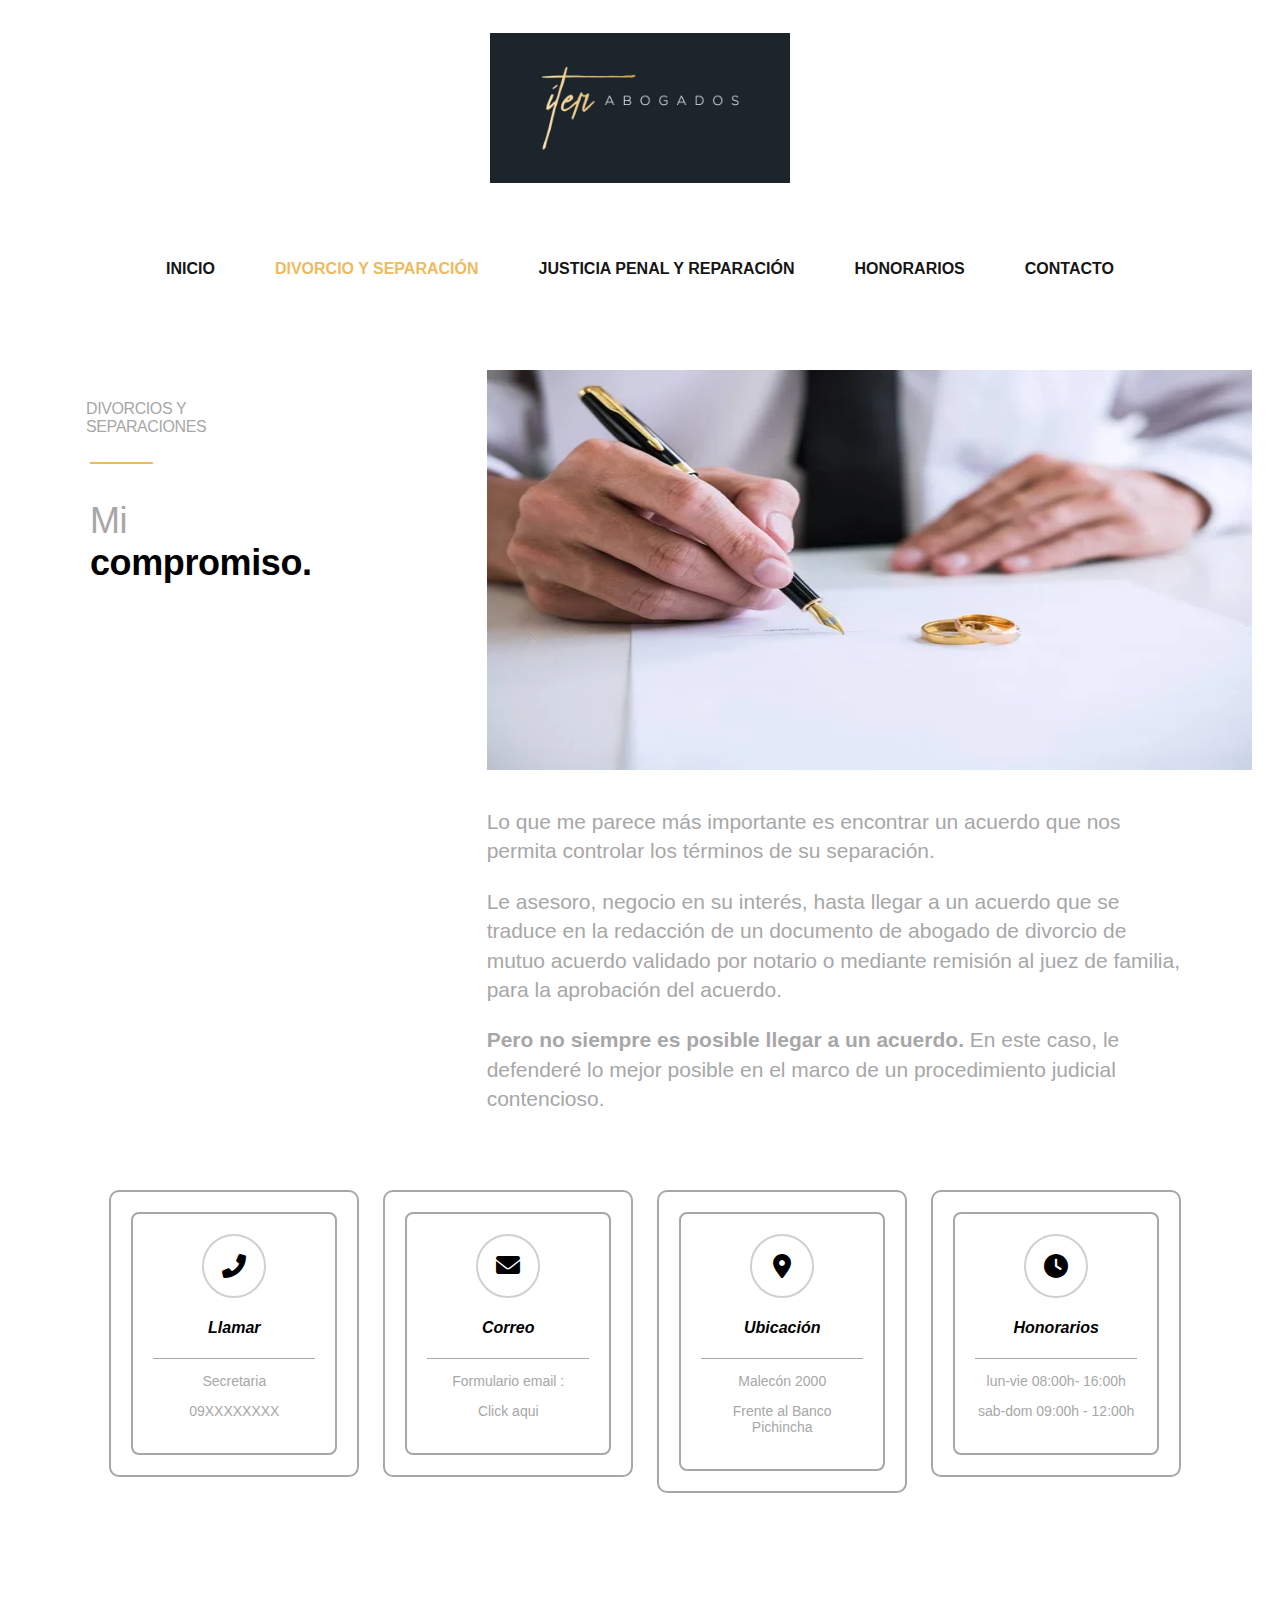
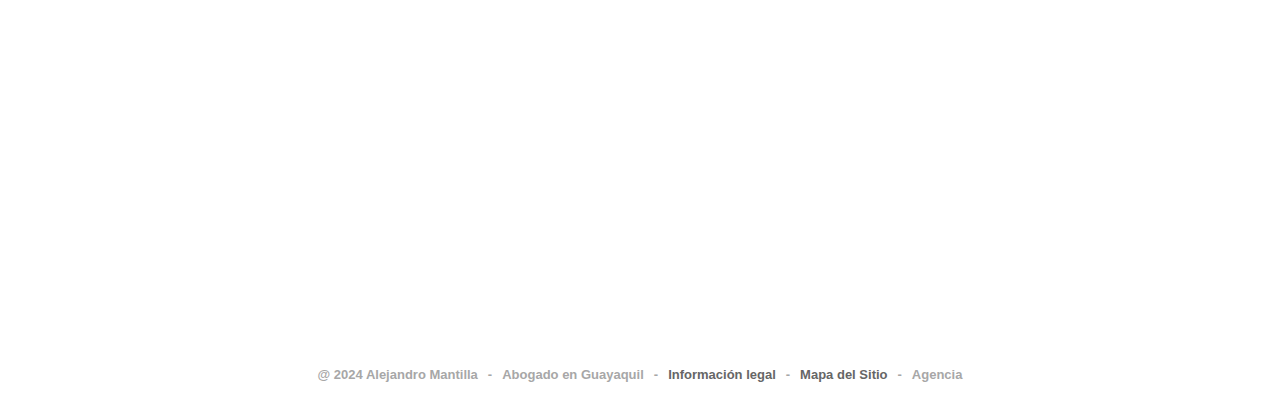
<file: pages/divorcio.html>
<!DOCTYPE html>
<html lang="es">
<head>
    <meta charset="UTF-8">
    <meta name="viewport" content="width=device-width, initial-scale=1.0">
    <title>Página de Ejemplo</title>
    <link rel="stylesheet" href="https://cdnjs.cloudflare.com/ajax/libs/font-awesome/6.0.0-beta3/css/all.min.css">
    <link rel="stylesheet" href="../style/styles.css">
</head>
<body>
    <header>
        <div class="logo">
            <img src="../images/ab.jpg" alt="Logo del Abogado">
        </div>
        <nav>
            <ul class="menu">
                <li><a href="../index.html" class="menu-item" id="link-home">Inicio</a></li>
                <li><a href="divorcio.html" class="current-page menu-item" id="link-divorce">Divorcio y Separación</a></li>
                <li><a href="penal.html" class="menu-item" id="link-penal">Justicia Penal y Reparación</a></li>
                <li><a href="honorarios.html" class="menu-item" id="link-fees">Honorarios</a></li>
                <li><a href="contacto.html" class="menu-item" id="link-contact">Contacto</a></li>
            </ul>
        </nav>

        <section class="divorces-separation">
            <div class="left-side">
                <h2 class="section-title">Divorcios y Separaciones</h2>
                <hr class="divorces-separator">
                <p class="commitment-text">
                    <span class="highlight">Mi</span><span class="normal"> compromiso.</span>
                </p>
            </div>
            <article class="right-side">
                <figure class="image-container">
                    <img src="../images/separation.jpg" alt="Placeholder Image">
                </figure>
                <div class="divorces-description">
                    <p>Lo que me parece más importante es encontrar un acuerdo que nos permita controlar los términos de su separación.</p>
                    <p>Le asesoro, negocio en su interés, hasta llegar a un acuerdo que se traduce en la redacción de un documento de abogado de divorcio de mutuo acuerdo validado por notario o mediante remisión al juez de familia, para la aprobación del acuerdo.</p>
                    <p><strong>Pero no siempre es posible llegar a un acuerdo.</strong> En este caso, le defenderé lo mejor posible en el marco de un procedimiento judicial contencioso.</p>
                </div>
            </article>
        </section>
                

        <div class="et_pb_section">
            <div class="et_pb_row">
                
                <div class="et_pb_column">
                    <div class="outer-box">
                        <div class="inner-box">
                            <div class="et_pb_blurb_content">
                                <div class="et_pb_main_blurb_image">
                                    <div class="icon-circle">
                                        <i class="fas fa-phone-alt" style="color: black;"></i>
                                    </div>
                                </div>
                                <div class="et_pb_blurb_container">
                                    <h4 class="et_pb_module_header"><strong><em>Llamar</em></strong></h4>
                                    <div class="et_pb_blurb_description">
                                        <p>Secretaria</p>
                                        <p><a href="tel:+593 9xxxxxxxx">09XXXXXXXX</a></p>
                                    </div>
                                </div>
                            </div>
                        </div>
                    </div>
                </div>
    
                <div class="et_pb_column">
                    <div class="outer-box">
                        <div class="inner-box">
                            <div class="et_pb_blurb_content">
                                <div class="et_pb_main_blurb_image">
                                    <div class="icon-circle">
                                        <a href="contacto.html">
                                            <i class="fas fa-envelope" style="color: black;"></i>
                                        </a>
                                    </div>
                                </div>
                                <div class="et_pb_blurb_container">
                                    <h4 class="et_pb_module_header">
                                        <a href="contacto.html"><strong><em>Correo</em></strong></a>
                                    </h4>
                                    <div class="et_pb_blurb_description">
                                        <p>Formulario email :</p>
                                        <p><a href="contacto.html">Click aqui</a></p>
                                    </div>
                                </div>
                            </div>
                        </div>
                    </div>
                </div>
    
                <div class="et_pb_column">
                    <div class="outer-box">
                        <div class="inner-box">
                            <div class="et_pb_blurb_content">
                                <div class="et_pb_main_blurb_image">
                                    <div class="icon-circle">
                                        <i class="fas fa-map-marker-alt" style="color: black;"></i>
                                    </div>
                                </div>
                                <div class="et_pb_blurb_container">
                                    <h4 class="et_pb_module_header"><strong><em>Ubicación</em></strong></h4>
                                    <div class="et_pb_blurb_description">
                                        <p>Malecón 2000</p>
                                        <p>Frente al Banco Pichincha</p>
                                    </div>
                                </div>
                            </div>
                        </div>
                    </div>
                </div>
    
                <div class="et_pb_column">
                    <div class="outer-box">
                        <div class="inner-box">
                            <div class="et_pb_blurb_content">
                                <div class="et_pb_main_blurb_image">
                                    <div class="icon-circle">
                                        <i class="fas fa-clock" style="color: black;"></i>
                                    </div>
                                </div>
                                <div class="et_pb_blurb_container">
                                    <h4 class="et_pb_module_header"><strong><em>Honorarios</em></strong></h4>
                                    <div class="et_pb_blurb_description">
                                        <p>lun-vie 08:00h- 16:00h</p>
                                        <p>sab-dom 09:00h - 12:00h</p>
                                    </div>
                                </div>
                            </div>
                        </div>
                    </div>
                </div>
    
            </div>
        </div>
        <section class="map-section">
            <div class="map-container">
                <iframe 
                    src="https://www.google.com/maps/embed?pb=!1m14!1m12!1m3!1d3164.224011940437!2d-79.88916847572948!3d-2.2754356271091023!2m3!1f0!2f0!3f0!3m2!1i1024!2i768!4f13.1!5e0!3m2!1ses!2sec!4v1723165626860!5m2!1ses!2sec"
                    style="border:0;" 
                    allowfullscreen="" 
                    loading="lazy"
                    class="map-iframe">
                </iframe>
            </div>
        </section>       
    </header>
    <footer class="footer">
        <div class="footer-content">
            <span class="footer-text">@ 2024 Alejandro Mantilla</span>
            <span class="footer-text"> - </span>
            <span class="footer-text">Abogado en Guayaquil</span>
            <span class="footer-text"> - </span>
            <span class="footer-text highlight"><a href="legal.html">Información legal</a></span>
            <span class="footer-text"> - </span>
            <span class="footer-text highlight"><a href="sitio.html">Mapa del Sitio</a></span>
            <span class="footer-text"> - </span>
            <span class="footer-text">Agencia</span>
        </div>
    </footer>

    <script src="../scripts/script.js"></script>
</body>
</html>
</file>
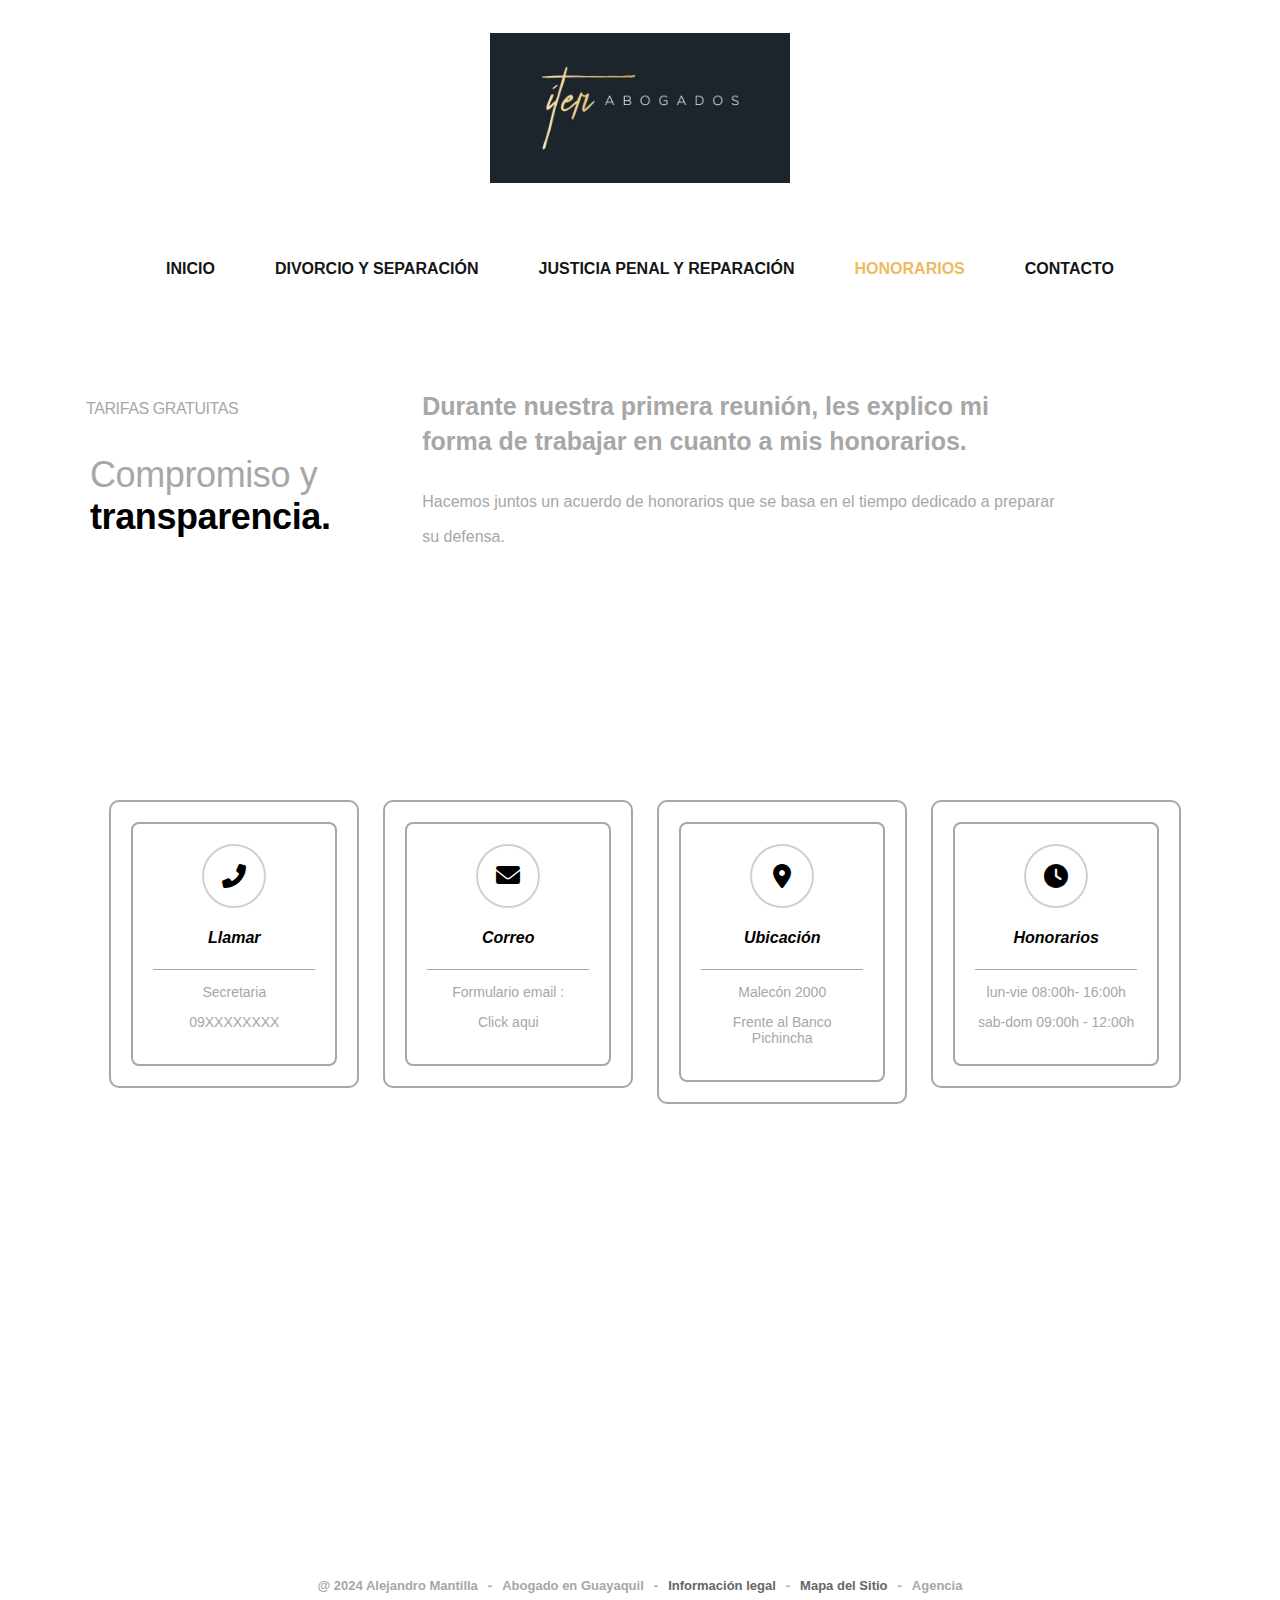
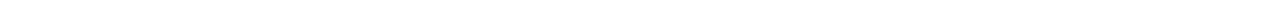
<file: pages/honorarios.html>
<!DOCTYPE html>
<html lang="es">
<head>
    <meta charset="UTF-8">
    <meta name="viewport" content="width=device-width, initial-scale=1.0">
    <title>Página de Ejemplo</title>
    <link rel="stylesheet" href="https://cdnjs.cloudflare.com/ajax/libs/font-awesome/6.0.0-beta3/css/all.min.css">
    <link rel="stylesheet" href="../style/styles.css">
</head>
<body>
    <header>
        <div class="logo">
            <img src="../images/ab.jpg" alt="Logo del Abogado">
        </div>
        <nav>
            <ul class="menu">
                <li><a href="../index.html" class="menu-item" id="link-home">Inicio</a></li>
                <li><a href="divorcio.html" class="menu-item" id="link-divorce">Divorcio y Separación</a></li>
                <li><a href="penal.html" class="menu-item" id="link-penal">Justicia Penal y Reparación</a></li>
                <li><a href="honorarios.html" class="current-page menu-item" id="link-fees">Honorarios</a></li>
                <li><a href="contacto.html" class="menu-item" id="link-contact">Contacto</a></li>
            </ul>
        </nav>

        <section class="honoraries-section">
            <div class="left-side">
                <h2 class="section-title">Tarifas gratuitas</h2>
                <p class="commitment-text">
                    <span class="highlight">Compromiso y <br></span><span class="normal"> transparencia.</span>
                </p>
            </div>
            <div class="honoraries-discreption">
                <p>Durante nuestra primera reunión, les explico mi forma de trabajar en cuanto a mis honorarios.</p>
                <p class="discreption-item">Hacemos juntos un acuerdo de honorarios que se basa en el tiempo dedicado a preparar su defensa.</p>
            </div>
        </section>
        

        <div class="et_pb_section">
            <div class="et_pb_row">
                
                <div class="et_pb_column">
                    <div class="outer-box">
                        <div class="inner-box">
                            <div class="et_pb_blurb_content">
                                <div class="et_pb_main_blurb_image">
                                    <div class="icon-circle">
                                        <i class="fas fa-phone-alt" style="color: black;"></i>
                                    </div>
                                </div>
                                <div class="et_pb_blurb_container">
                                    <h4 class="et_pb_module_header"><strong><em>Llamar</em></strong></h4>
                                    <div class="et_pb_blurb_description">
                                        <p>Secretaria</p>
                                        <p><a href="tel:+593 9xxxxxxxx">09XXXXXXXX</a></p>
                                    </div>
                                </div>
                            </div>
                        </div>
                    </div>
                </div>
    
                <div class="et_pb_column">
                    <div class="outer-box">
                        <div class="inner-box">
                            <div class="et_pb_blurb_content">
                                <div class="et_pb_main_blurb_image">
                                    <div class="icon-circle">
                                        <a href="contacto.html">
                                            <i class="fas fa-envelope" style="color: black;"></i>
                                        </a>
                                    </div>
                                </div>
                                <div class="et_pb_blurb_container">
                                    <h4 class="et_pb_module_header">
                                        <a href="contacto.html"><strong><em>Correo</em></strong></a>
                                    </h4>
                                    <div class="et_pb_blurb_description">
                                        <p>Formulario email :</p>
                                        <p><a href="contacto.html">Click aqui</a></p>
                                    </div>
                                </div>
                            </div>
                        </div>
                    </div>
                </div>
    
                <div class="et_pb_column">
                    <div class="outer-box">
                        <div class="inner-box">
                            <div class="et_pb_blurb_content">
                                <div class="et_pb_main_blurb_image">
                                    <div class="icon-circle">
                                        <i class="fas fa-map-marker-alt" style="color: black;"></i>
                                    </div>
                                </div>
                                <div class="et_pb_blurb_container">
                                    <h4 class="et_pb_module_header"><strong><em>Ubicación</em></strong></h4>
                                    <div class="et_pb_blurb_description">
                                        <p>Malecón 2000</p>
                                        <p>Frente al Banco Pichincha</p>
                                    </div>
                                </div>
                            </div>
                        </div>
                    </div>
                </div>
    
                <div class="et_pb_column">
                    <div class="outer-box">
                        <div class="inner-box">
                            <div class="et_pb_blurb_content">
                                <div class="et_pb_main_blurb_image">
                                    <div class="icon-circle">
                                        <i class="fas fa-clock" style="color: black;"></i>
                                    </div>
                                </div>
                                <div class="et_pb_blurb_container">
                                    <h4 class="et_pb_module_header"><strong><em>Honorarios</em></strong></h4>
                                    <div class="et_pb_blurb_description">
                                        <p>lun-vie 08:00h- 16:00h</p>
                                        <p>sab-dom 09:00h - 12:00h</p>
                                    </div>
                                </div>
                            </div>
                        </div>
                    </div>
                </div>
    
            </div>
        </div>
        <section class="map-section">
            <div class="map-container">
                <iframe 
                    src="https://www.google.com/maps/embed?pb=!1m14!1m12!1m3!1d3164.224011940437!2d-79.88916847572948!3d-2.2754356271091023!2m3!1f0!2f0!3f0!3m2!1i1024!2i768!4f13.1!5e0!3m2!1ses!2sec!4v1723165626860!5m2!1ses!2sec"
                    style="border:0;" 
                    allowfullscreen="" 
                    loading="lazy"
                    class="map-iframe">
                </iframe>
            </div>
        </section>       
    </header>
    <footer class="footer">
        <div class="footer-content">
            <span class="footer-text">@ 2024 Alejandro Mantilla</span>
            <span class="footer-text"> - </span>
            <span class="footer-text">Abogado en Guayaquil</span>
            <span class="footer-text"> - </span>
            <span class="footer-text highlight"><a href="legal.html">Información legal</a></span>
            <span class="footer-text"> - </span>
            <span class="footer-text highlight"><a href="sitio.html">Mapa del Sitio</a></span>
            <span class="footer-text"> - </span>
            <span class="footer-text">Agencia</span>
        </div>
    </footer>

    <script src="../scripts/script.js"></script>
</body>
</html>
</file>
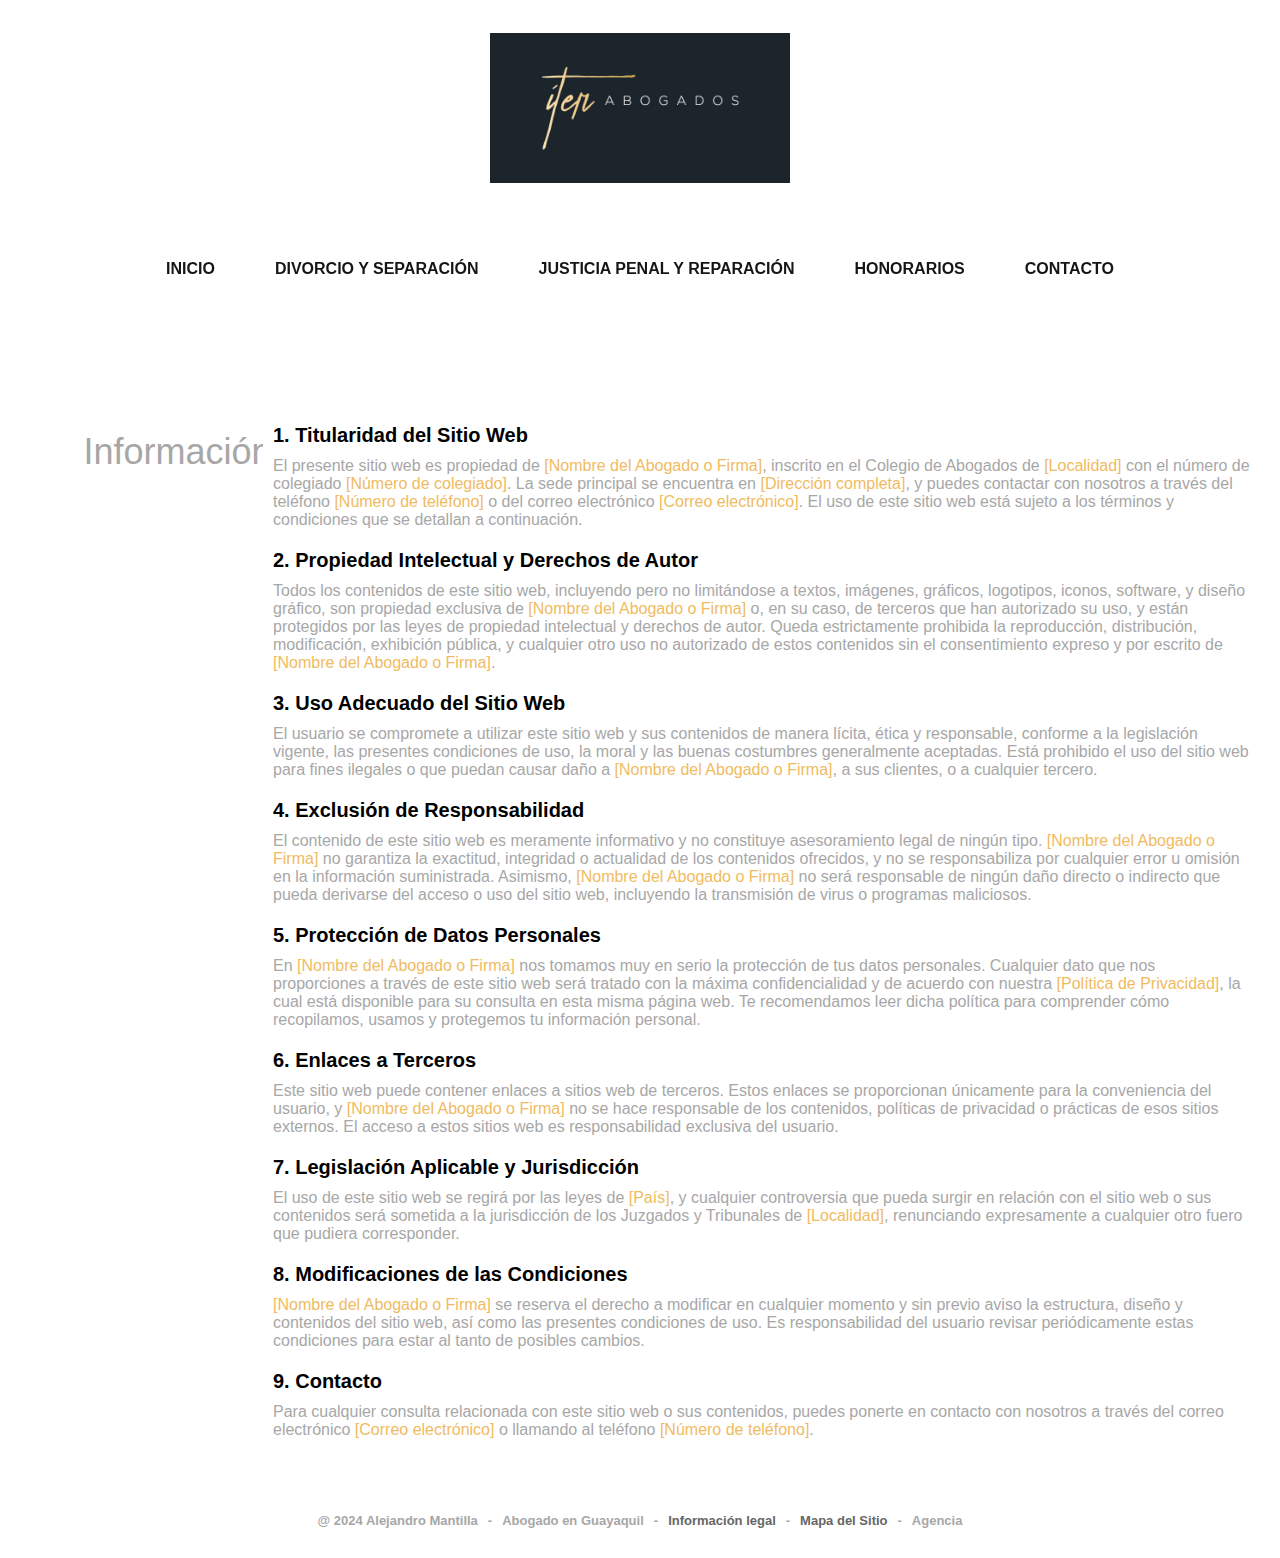
<file: pages/legal.html>
<!DOCTYPE html>
<html lang="en">
<head>
    <meta charset="UTF-8">
    <meta name="viewport" content="width=device-width, initial-scale=1.0">
    <title>Página de Ejemplo</title>
    <link rel="stylesheet" href="https://cdnjs.cloudflare.com/ajax/libs/font-awesome/6.0.0-beta3/css/all.min.css">
    <link rel="stylesheet" href="../style/styles.css">
</head>
<body>
    <header>
        <div class="logo">
            <img src="../images/ab.jpg" alt="Logo del Abogado">
        </div>
        <nav>
            <ul class="menu">
                <li><a href="../index.html" class="menu-item" id="link-home">Inicio</a></li>
                <li><a href="divorcio.html" class="menu-item" id="link-divorce">Divorcio y Separación</a></li>
                <li><a href="penal.html" class="menu-item" id="link-penal">Justicia Penal y Reparación</a></li>
                <li><a href="honorarios.html" class="menu-item" id="link-fees">Honorarios</a></li>
                <li><a href="contacto.html" class="menu-item" id="link-contact">Contacto</a></li>
            </ul>
        </nav>

        <section class="legal-info-section">
            <div class="legal-info-header">
                <div class="legal-info-title">
                    <p>Información <strong>legal</strong></p>
                </div>
            </div>
        
            <div class="legal-info-content">
                <div class="legal-info-item">
                    <div class="legal-info-title-item">1. Titularidad del Sitio Web</div>
                    <div class="legal-info-text">El presente sitio web es propiedad de <span class="highlight-text">[Nombre del Abogado o Firma]</span>, inscrito en el Colegio de Abogados de <span class="highlight-text">[Localidad]</span> con el número de colegiado <span class="highlight-text">[Número de colegiado]</span>. La sede principal se encuentra en <span class="highlight-text">[Dirección completa]</span>, y puedes contactar con nosotros a través del teléfono <span class="highlight-text">[Número de teléfono]</span> o del correo electrónico <span class="highlight-text">[Correo electrónico]</span>. El uso de este sitio web está sujeto a los términos y condiciones que se detallan a continuación.</div>
                </div>
        
                <div class="legal-info-item">
                    <div class="legal-info-title-item">2. Propiedad Intelectual y Derechos de Autor</div>
                    <div class="legal-info-text">Todos los contenidos de este sitio web, incluyendo pero no limitándose a textos, imágenes, gráficos, logotipos, iconos, software, y diseño gráfico, son propiedad exclusiva de <span class="highlight-text">[Nombre del Abogado o Firma]</span> o, en su caso, de terceros que han autorizado su uso, y están protegidos por las leyes de propiedad intelectual y derechos de autor. Queda estrictamente prohibida la reproducción, distribución, modificación, exhibición pública, y cualquier otro uso no autorizado de estos contenidos sin el consentimiento expreso y por escrito de <span class="highlight-text">[Nombre del Abogado o Firma]</span>.</div>
                </div>
        
                <div class="legal-info-item">
                    <div class="legal-info-title-item">3. Uso Adecuado del Sitio Web</div>
                    <div class="legal-info-text">El usuario se compromete a utilizar este sitio web y sus contenidos de manera lícita, ética y responsable, conforme a la legislación vigente, las presentes condiciones de uso, la moral y las buenas costumbres generalmente aceptadas. Está prohibido el uso del sitio web para fines ilegales o que puedan causar daño a <span class="highlight-text">[Nombre del Abogado o Firma]</span>, a sus clientes, o a cualquier tercero.</div>
                </div>
        
                <div class="legal-info-item">
                    <div class="legal-info-title-item">4. Exclusión de Responsabilidad</div>
                    <div class="legal-info-text">El contenido de este sitio web es meramente informativo y no constituye asesoramiento legal de ningún tipo. <span class="highlight-text">[Nombre del Abogado o Firma]</span> no garantiza la exactitud, integridad o actualidad de los contenidos ofrecidos, y no se responsabiliza por cualquier error u omisión en la información suministrada. Asimismo, <span class="highlight-text">[Nombre del Abogado o Firma]</span> no será responsable de ningún daño directo o indirecto que pueda derivarse del acceso o uso del sitio web, incluyendo la transmisión de virus o programas maliciosos.</div>
                </div>
        
                <div class="legal-info-item">
                    <div class="legal-info-title-item">5. Protección de Datos Personales</div>
                    <div class="legal-info-text">En <span class="highlight-text">[Nombre del Abogado o Firma]</span> nos tomamos muy en serio la protección de tus datos personales. Cualquier dato que nos proporciones a través de este sitio web será tratado con la máxima confidencialidad y de acuerdo con nuestra <span class="highlight-text">[Política de Privacidad]</span>, la cual está disponible para su consulta en esta misma página web. Te recomendamos leer dicha política para comprender cómo recopilamos, usamos y protegemos tu información personal.</div>
                </div>
        
                <div class="legal-info-item">
                    <div class="legal-info-title-item">6. Enlaces a Terceros</div>
                    <div class="legal-info-text">Este sitio web puede contener enlaces a sitios web de terceros. Estos enlaces se proporcionan únicamente para la conveniencia del usuario, y <span class="highlight-text">[Nombre del Abogado o Firma]</span> no se hace responsable de los contenidos, políticas de privacidad o prácticas de esos sitios externos. El acceso a estos sitios web es responsabilidad exclusiva del usuario.</div>
                </div>
        
                <div class="legal-info-item">
                    <div class="legal-info-title-item">7. Legislación Aplicable y Jurisdicción</div>
                    <div class="legal-info-text">El uso de este sitio web se regirá por las leyes de <span class="highlight-text">[País]</span>, y cualquier controversia que pueda surgir en relación con el sitio web o sus contenidos será sometida a la jurisdicción de los Juzgados y Tribunales de <span class="highlight-text">[Localidad]</span>, renunciando expresamente a cualquier otro fuero que pudiera corresponder.</div>
                </div>
        
                <div class="legal-info-item">
                    <div class="legal-info-title-item">8. Modificaciones de las Condiciones</div>
                    <div class="legal-info-text"><span class="highlight-text">[Nombre del Abogado o Firma]</span> se reserva el derecho a modificar en cualquier momento y sin previo aviso la estructura, diseño y contenidos del sitio web, así como las presentes condiciones de uso. Es responsabilidad del usuario revisar periódicamente estas condiciones para estar al tanto de posibles cambios.</div>
                </div>
        
                <div class="legal-info-item">
                    <div class="legal-info-title-item">9. Contacto</div>
                    <div class="legal-info-text">Para cualquier consulta relacionada con este sitio web o sus contenidos, puedes ponerte en contacto con nosotros a través del correo electrónico <span class="highlight-text">[Correo electrónico]</span> o llamando al teléfono <span class="highlight-text">[Número de teléfono]</span>.</div>
                </div>
            </div>
        </section>
    </header>

    <footer class="footer">
        <div class="footer-content">
            <span class="footer-text">@ 2024 Alejandro Mantilla</span>
            <span class="footer-text"> - </span>
            <span class="footer-text">Abogado en Guayaquil</span>
            <span class="footer-text"> - </span>
            <span class="footer-text highlight"><a href="legal.html">Información legal</a></span>
            <span class="footer-text"> - </span>
            <span class="footer-text highlight"><a href="sitio.html">Mapa del Sitio</a></span>
            <span class="footer-text"> - </span>
            <span class="footer-text">Agencia</span>
        </div>
    </footer>
    <script src="../scripts/script.js"></script>
</body>
</html>
</file>
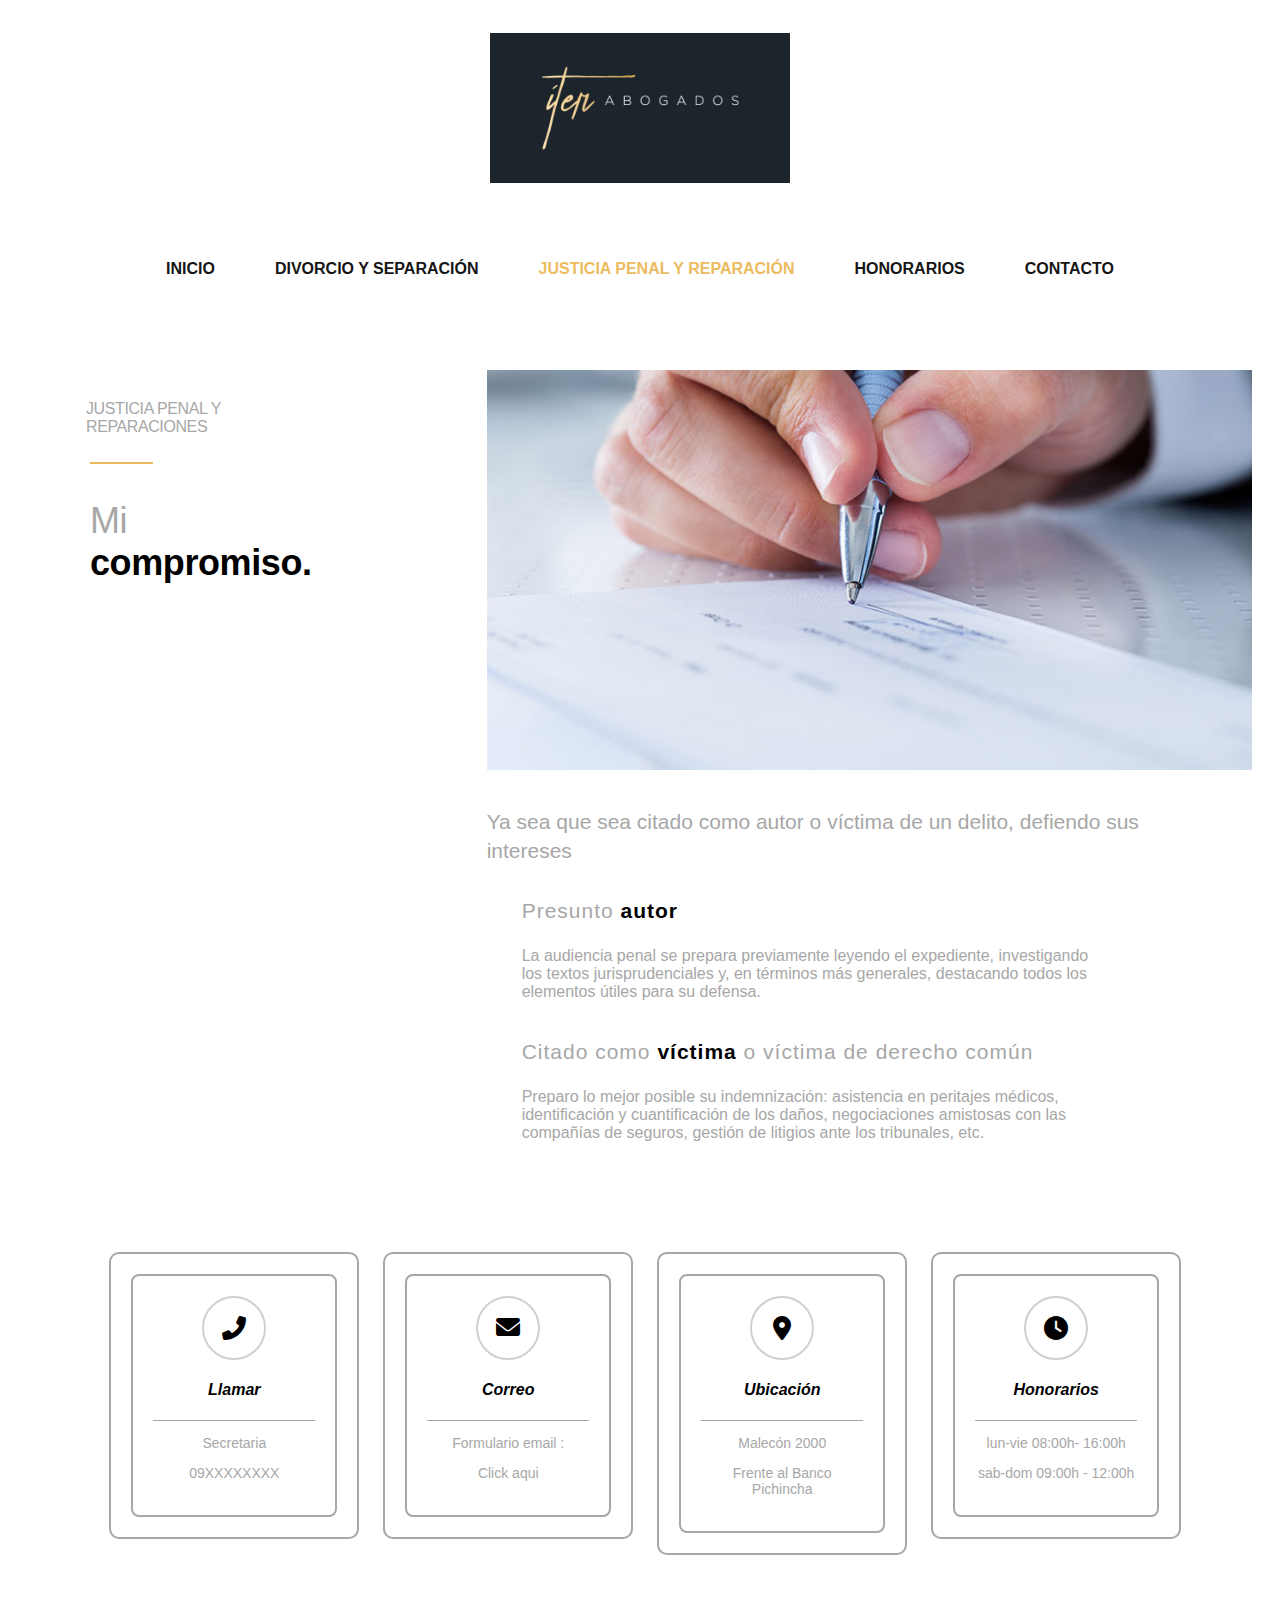
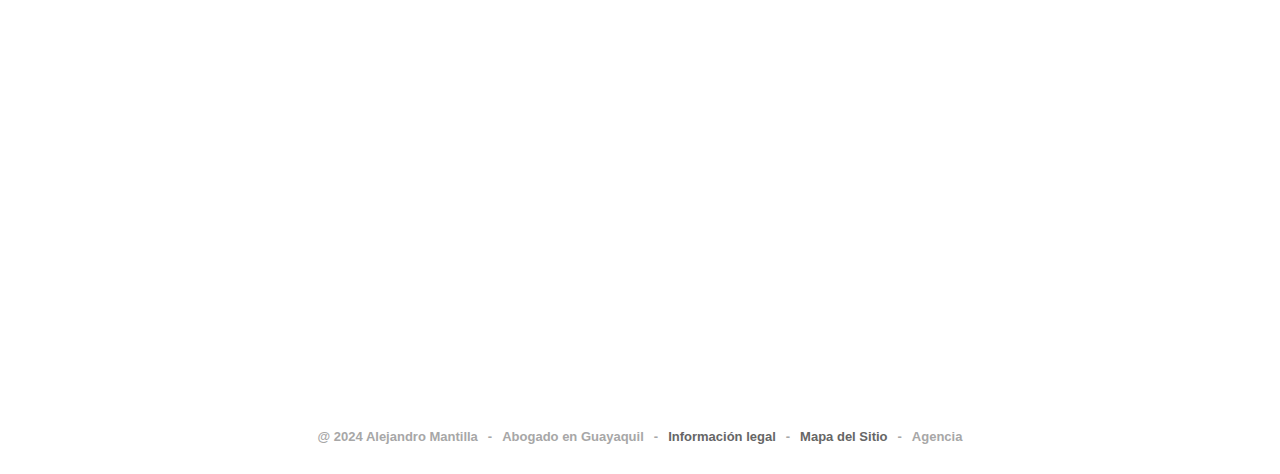
<file: pages/penal.html>
<!DOCTYPE html>
<html lang="es">
<head>
    <meta charset="UTF-8">
    <meta name="viewport" content="width=device-width, initial-scale=1.0">
    <title>Página de Ejemplo</title>
    <link rel="stylesheet" href="https://cdnjs.cloudflare.com/ajax/libs/font-awesome/6.0.0-beta3/css/all.min.css">
    <link rel="stylesheet" href="../style/styles.css">
</head>
<body>
    <header>
        <div class="logo">
            <img src="../images/ab.jpg" alt="Logo del Abogado">
        </div>
        <nav>
            <ul class="menu">
                <li><a href="../index.html" class="menu-item" id="link-home">Inicio</a></li>
                <li><a href="divorcio.html" class="menu-item" id="link-divorce">Divorcio y Separación</a></li>
                <li><a href="penal.html" class="current-page menu-item" id="link-penal">Justicia Penal y Reparación</a></li>
                <li><a href="honorarios.html" class="menu-item" id="link-fees">Honorarios</a></li>
                <li><a href="contacto.html" class="menu-item" id="link-contact">Contacto</a></li>
            </ul>
        </nav>

        <section class="penal-services">
            <div class="left-side">
                <h2 class="section-title">Justicia penal y reparaciones</h2>
                <hr class="penal-separator">
                <p class="commitment-text">
                    <span class="highlight">Mi</span><span class="normal"> compromiso.</span>
                </p>
            </div>
            <article class="right-side">
                <figure class="image-container">
                    <img src="../images/penal.jpg" alt="Placeholder Image">
                </figure>
                <div class="penal-description">
                    <p>Ya sea que sea citado como autor o víctima de un delito, defiendo sus intereses</p>
                </div>
                <div class="penal-description-item">
                    <h4>Presunto <span>autor</span></h4>
                    <p>La audiencia penal se prepara previamente leyendo el expediente, investigando los textos jurisprudenciales y, en términos más generales, destacando todos los elementos útiles para su defensa.</p>
                    <h4>Citado como <span>víctima</span> o víctima de derecho común</h4>
                    <p>Preparo lo mejor posible su indemnización: asistencia en peritajes médicos, identificación y cuantificación de los daños, negociaciones amistosas con las compañías de seguros, gestión de litigios ante los tribunales, etc.</p>
                </div>
            </article>
        </section>

        <div class="et_pb_section">
            <div class="et_pb_row">
                
                <div class="et_pb_column">
                    <div class="outer-box">
                        <div class="inner-box">
                            <div class="et_pb_blurb_content">
                                <div class="et_pb_main_blurb_image">
                                    <div class="icon-circle">
                                        <i class="fas fa-phone-alt" style="color: black;"></i>
                                    </div>
                                </div>
                                <div class="et_pb_blurb_container">
                                    <h4 class="et_pb_module_header"><strong><em>Llamar</em></strong></h4>
                                    <div class="et_pb_blurb_description">
                                        <p>Secretaria</p>
                                        <p><a href="tel:+593 9xxxxxxxx">09XXXXXXXX</a></p>
                                    </div>
                                </div>
                            </div>
                        </div>
                    </div>
                </div>
    
                <div class="et_pb_column">
                    <div class="outer-box">
                        <div class="inner-box">
                            <div class="et_pb_blurb_content">
                                <div class="et_pb_main_blurb_image">
                                    <div class="icon-circle">
                                        <a href="contacto.html">
                                            <i class="fas fa-envelope" style="color: black;"></i>
                                        </a>
                                    </div>
                                </div>
                                <div class="et_pb_blurb_container">
                                    <h4 class="et_pb_module_header">
                                        <a href="contacto.html"><strong><em>Correo</em></strong></a>
                                    </h4>
                                    <div class="et_pb_blurb_description">
                                        <p>Formulario email :</p>
                                        <p><a href="contacto.html">Click aqui</a></p>
                                    </div>
                                </div>
                            </div>
                        </div>
                    </div>
                </div>
    
                <div class="et_pb_column">
                    <div class="outer-box">
                        <div class="inner-box">
                            <div class="et_pb_blurb_content">
                                <div class="et_pb_main_blurb_image">
                                    <div class="icon-circle">
                                        <i class="fas fa-map-marker-alt" style="color: black;"></i>
                                    </div>
                                </div>
                                <div class="et_pb_blurb_container">
                                    <h4 class="et_pb_module_header"><strong><em>Ubicación</em></strong></h4>
                                    <div class="et_pb_blurb_description">
                                        <p>Malecón 2000</p>
                                        <p>Frente al Banco Pichincha</p>
                                    </div>
                                </div>
                            </div>
                        </div>
                    </div>
                </div>
    
                <div class="et_pb_column">
                    <div class="outer-box">
                        <div class="inner-box">
                            <div class="et_pb_blurb_content">
                                <div class="et_pb_main_blurb_image">
                                    <div class="icon-circle">
                                        <i class="fas fa-clock" style="color: black;"></i>
                                    </div>
                                </div>
                                <div class="et_pb_blurb_container">
                                    <h4 class="et_pb_module_header"><strong><em>Honorarios</em></strong></h4>
                                    <div class="et_pb_blurb_description">
                                        <p>lun-vie 08:00h- 16:00h</p>
                                        <p>sab-dom 09:00h - 12:00h</p>
                                    </div>
                                </div>
                            </div>
                        </div>
                    </div>
                </div>
    
            </div>
        </div>
        <section class="map-section">
            <div class="map-container">
                <iframe 
                    src="https://www.google.com/maps/embed?pb=!1m14!1m12!1m3!1d3164.224011940437!2d-79.88916847572948!3d-2.2754356271091023!2m3!1f0!2f0!3f0!3m2!1i1024!2i768!4f13.1!5e0!3m2!1ses!2sec!4v1723165626860!5m2!1ses!2sec"
                    style="border:0;" 
                    allowfullscreen="" 
                    loading="lazy"
                    class="map-iframe">
                </iframe>
            </div>
        </section>       
    </header>
    <footer class="footer">
        <div class="footer-content">
            <span class="footer-text">@ 2024 Alejandro Mantilla</span>
            <span class="footer-text"> - </span>
            <span class="footer-text">Abogado en Guayaquil</span>
            <span class="footer-text"> - </span>
            <span class="footer-text highlight"><a href="legal.html">Información legal</a></span>
            <span class="footer-text"> - </span>
            <span class="footer-text highlight"><a href="sitio.html">Mapa del Sitio</a></span>
            <span class="footer-text"> - </span>
            <span class="footer-text">Agencia</span>
        </div>
    </footer>

    <script src="../scripts/script.js"></script>
</body>
</html>
</file>
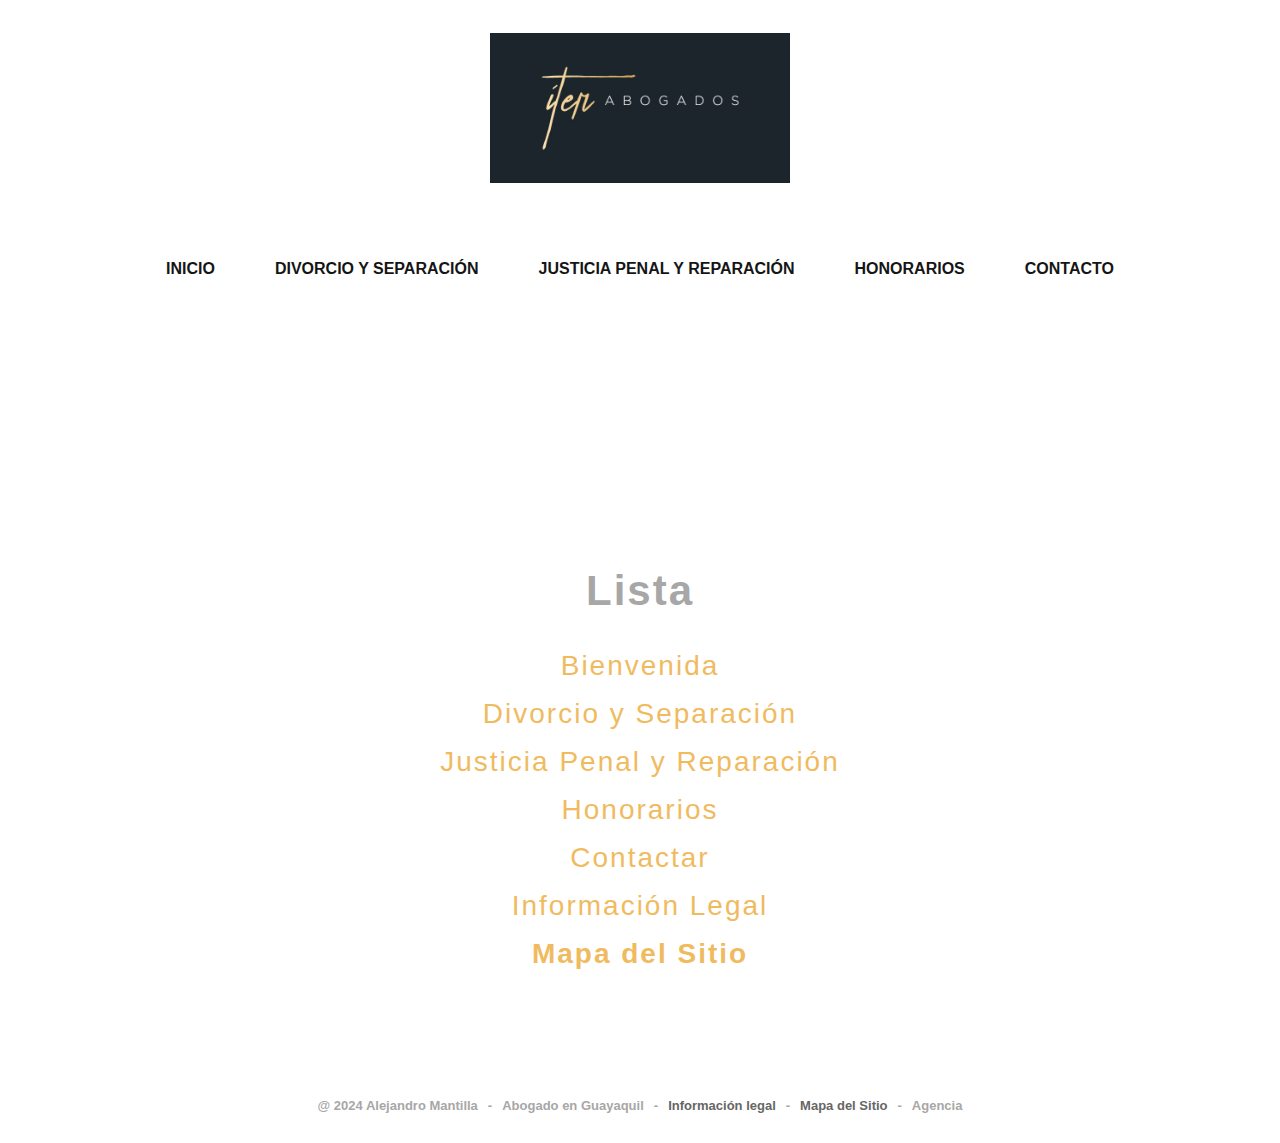
<file: pages/sitio.html>
<!DOCTYPE html>
<html lang="en">
<head>
    <meta charset="UTF-8">
    <meta name="viewport" content="width=device-width, initial-scale=1.0">
    <title>Página de Ejemplo</title>
    <link rel="stylesheet" href="https://cdnjs.cloudflare.com/ajax/libs/font-awesome/6.0.0-beta3/css/all.min.css">
    <link rel="stylesheet" href="../style/styles.css">
</head>
<body>
    <header>
        <div class="logo">
            <img src="../images/ab.jpg" alt="Logo del Abogado">
        </div>
        <nav>
            <ul class="menu">
                <li><a href="../index.html" class="menu-item" id="link-home">Inicio</a></li>
                <li><a href="divorcio.html" class="menu-item" id="link-divorce">Divorcio y Separación</a></li>
                <li><a href="penal.html" class="menu-item" id="link-penal">Justicia Penal y Reparación</a></li>
                <li><a href="honorarios.html" class="menu-item" id="link-fees">Honorarios</a></li>
                <li><a href="contacto.html" class="menu-item" id="link-contact">Contacto</a></li>
            </ul>
        </nav>

        <section class="site-map-section">
            <div class="container">
                <div class="inner-container">
                    <div class="list-content">
                        <h2>Lista</h2>
                        <ul>
                            <li><a href="../index.html" class="highlight">Bienvenida</a></li>
                            <li><a href="divorcio.html" class="highlight">Divorcio y Separación</a></li>
                            <li><a href="penal.html" class="highlight">Justicia Penal y Reparación</a></li>
                            <li><a href="honorarios.html" class="highlight">Honorarios</a></li>
                            <li><a href="contacto.html" class="highlight">Contactar</a></li>
                            <li><a href="legal.html" class="highlight">Información Legal</a></li>
                            <li><a href="sitio.html" class="highlight bold">Mapa del Sitio</a></li>
                        </ul>
                    </div>
                </div>
            </div>
        </section>
        
        

    </header>
    <footer class="footer">
        <div class="footer-content">
            <span class="footer-text">@ 2024 Alejandro Mantilla</span>
            <span class="footer-text"> - </span>
            <span class="footer-text">Abogado en Guayaquil</span>
            <span class="footer-text"> - </span>
            <span class="footer-text highlight"><a href="legal.html">Información legal</a></span>
            <span class="footer-text"> - </span>
            <span class="footer-text highlight"><a href="sitio.html">Mapa del Sitio</a></span>
            <span class="footer-text"> - </span>
            <span class="footer-text">Agencia</span>
        </div>
    </footer>
    <script src="../scripts/script.js"></script>
</body>
</html>
</file>
<file: style/styles.css>
/* Estilo general para el cuerpo */
body {
    font-family: Arial, sans-serif;
    margin: 0;
    padding: 0;
    overflow-x: hidden; /* Evita el scroll horizontal */
}

/* Encabezado */
header {
    display: flex;
    flex-direction: column;  /* Cambia la dirección del flexbox a columna */
    align-items: center;  /* Centra los elementos horizontalmente */
    padding: 20px;
    background-color: #ffffff;
    border-bottom: 2px solid #ffffff;
    box-sizing: border-box; /* Asegura que el padding esté incluido en el ancho total */
    width: 100%; /* Asegura que el header ocupe todo el ancho disponible */
}

/* Logo */
.logo img {
    width: 300px;
    height: 175px;
    object-fit: contain;
    margin-bottom: 25px;  /* Espacio entre el logo y el menú */
}

/* Menú de Navegación */
nav {
    width: 100%;
}

nav .menu {
    list-style: none;
    display: flex;
    justify-content: center;  /* Centra el menú horizontalmente */
    gap: 20px;
    padding: 0;
    position: relative;
    z-index: 1;
}

nav .menu.sticky {
    position: fixed; /* Fija el menú en la parte superior */
    top: 0; /* Lo coloca en la parte superior */
    /*left: 0;*/
    background-color: #ffffff; /* Fondo blanco para el menú fijo */
    /*border-bottom: 2px solid #ffffff; Borde inferior del menú fijo */
    width: 100%;
    /*box-shadow: 0 2px 4px rgba(0, 0, 0, 0.1); Sombra opcional para el menú fijo */
    margin-top: 0;
}

nav .menu li a {
    text-decoration: none;
    color: #151515;
    position: relative;
    display: inline-block;
    padding: 20px;
    font-weight: 700;
    text-transform: uppercase;
    font-size: 16px;
    transition: color 0.3s ease;
}

/* Barra inferior */
.menu-item::after {
    content: "";
    position: absolute;
    bottom: 0;
    left: 0;
    height: 3px;
    background-color: #edbb5f;
    width: 0;
    transition: width 0.3s ease;
}

.menu-item:hover::after {
    width: 100%;
}

.menu li a.current-page {
    color: #edbb5f;
}

/* Seccion de Divorcio */

.divorces-separation,
.penal-services,
.honoraries-section {
    display: flex;
    width: 100%;
    height: auto;
    background: white;
    padding: 20px; /* Espacio alrededor de la sección */
    box-sizing: border-box;
}

.left-side {
    width: 50%;
    padding: 20px;
    position: relative;
    letter-spacing: -0.4px;
    padding-top: 40px;
}

.section-title {
    color: #a7a7a7;
    font-size: 16px;
    font-family: Inter, sans-serif;
    font-weight: 400;
    text-transform: uppercase;
    margin: 26px;
    vertical-align: inherit;
}

.divorces-separator,
.penal-separator {
    border: 0;
    border-top: 2px solid #edbb5f;
    /*margin: 0px;*/
    margin-left: 30px;
    width: 25%;
    transform: rotate(180deg);

}

.commitment-text {
    font-size: 36px;
    font-family: Inter, sans-serif;
    color: #000 !important;
    vertical-align: inherit;
    font-weight: 700;
    margin-left: 30px;
}

.highlight {
    color: #a7a7a7;
    font-weight: 500;
}

.right-side {
    width: 65%;
    padding: 20px;
    padding-left: 115px;
    display: flex;
    flex-direction: column;
    align-items: flex-start;
}

.image-container {
    width: 800px;
    height: 400px;
    display: flex;
    justify-content: center;
    align-items: center;
    /*margin-bottom: 20px;*/
}

.image-container img {
    width: 800px;
    height: 400px;
    padding-right: 35px;
    /*max-width: 709px;
    max-height: 400px;
    object-fit: cover;*/
}

.divorces-description,
.penal-description {
    font-size: 21px;
    font-family: Inter, sans-serif;
    color: #a7a7a7;
    word-wrap: break-word;
    margin-left: 40px;
    margin-bottom: -15px;
    padding-right: 5%;
    line-height: 1.4em;
}

.divorces-description p p p strong {
    font-weight: 500;
}

/* Seccion Justicia Penal */
.penal-description-item {
    margin-left: 75px;
    margin-right: 15%;
}

.penal-description-item h4 {
    font-size: 21px;
    vertical-align: inherit;
    font-weight: 400;
    color: #a7a7a7;
    text-align: left;
    letter-spacing: 1px;
    line-height: 1em;
    margin-bottom: 0;
}

.penal-description-item span {
    color: #000 !important;
    font-weight: bold;
}

.penal-description-item p {
    font-size: 16px;
    color: #a7a7a7;
    margin-bottom: 30px;
}

.penal-description-item h4,
.penal-description-item p {
    position: relative;
    padding-bottom: 10px;
    transition: transform 0.3s ease-in-out;
}

.penal-description-item h4::after {
    content: "";
    position: absolute;
    left: 0;
    bottom: 0;
    width: 100%;
    height: 2px;
    background-color: #d9d9d9;
    transform: scaleX(0);
    transform-origin: bottom left;
    transition: transform 0.3s ease-in-out;
}

.penal-description-item p::after {
    content: none;
}
.penal-description-item h4:hover::after {
    transform: scaleX(1);
}

.penal-description-item h4:hover {
    transform: translateY(-5px);
}

.penal-description-item p:hover {
    transform: translateY(5px);
}

/* Seccion Honorarios */
.honoraries-discreption {
    font-size: 25px;
    color: #a7a7a7;
    line-height: 1.4em;
    font-weight: bold;
    margin-right: 15%;
    margin-top: 2.5%;
}

.discreption-item {
    font-size: 16px;
    font-weight: normal;
    height: 250px;
}

/* Seccion de Contacto */
.contact-form-section {
    width: 100%;
    padding: 40px;
    background: #ffffff;
    font-family: 'Playfair Display', serif;
}

.form-header {
    text-align: center;
    margin-bottom: 40px;
}

.form-header h2 {
    font-size: 40px;
    color: #a7a7a7;
    font-weight: 800;
}

.form-header h2 span {
    color: black;
}

.divider {
    width: 76px;
    height: 2px;
    margin: 20px auto;
    background-color: #f0bb5f;
}

.form-header p {
    font-size: 16px;
    color: #a7a7a7;
    max-width: 600px;
    margin: 0 auto;
}

.form-header .highlight {
    color: #f0bb5f;
}

.contact-form {
    max-width: 900px;
    margin: 0 auto;
    display: flex;
    flex-direction: column;
    position: relative;
}

.form-row {
    display: flex;
    justify-content: space-between;
}

.form-group {
    margin-bottom: 20px;
    width: 48%;
}

.form-group input,
.form-group textarea {
    width: 100%;
    padding: 15px;
    font-size: 16px;
    border: 1px solid #a7a7a7;
    border-radius: 4px;
    box-sizing: border-box;
    font-family: 'Inter', sans-serif;
    color:#a7a7a7;
}

textarea {
    width: 100%;
    height: 150px;
}

.button-container {
    display: flex;
    justify-content: flex-end;
    margin-top: 30px;
}

button {
    width: 200px;
    padding: 15px;
    font-size: 14px;
    color: black;
    background-color: #f7d584;
    border: none;
    border-radius: 4px;
    cursor: pointer;
    text-transform: uppercase;
    letter-spacing: 2px;
    font-family: 'Inter', sans-serif;
    font-weight: 700;
}

button:hover {
    background-color: #e6c074;
}

/* Seccion Información Legal */
.legal-info-section {
    width: 100%;
    height: 100%;
    position: relative;
    background: white;
}

.legal-info-header {
    padding: 21px 10px 28px 63px;
    position: absolute;
    top: 60px;
    display: inline-flex;
    background: white;
    justify-content: flex-start;
    align-items: center;
}

.legal-info-title {
    width: 281px;
    display: inline-flex;
    justify-content: center;
    align-items: center;
}

.legal-info-title p {
    color: #a7a7a7;
    font-size: 36px;
    font-weight: 400;
}

.legal-info-title p strong {
    color: #f0bb5f;
}

.legal-info-content {
    width: 977px;
    /*height: auto;*/
    padding: 10px;
    position: sticky;
    left: 450px;
    margin-top: 100px;
    background: white;
    display: inline-flex;
    flex-direction: column;
    justify-content: center;
    align-items: center;
}

.legal-info-item {
    margin-bottom: 20px;
    width: 100%;
    display: flex;
    flex-direction: column;
    align-items: flex-start;
}

.legal-info-title-item {
    color: black;
    font-size: 20px;
    font-family: 'Inter', sans-serif;
    font-weight: 700;
    margin-bottom: 10px;
}

.legal-info-text {
    color: #A7A7A7;
    font-size: 16px;
    font-family: 'Inter', sans-serif;
    font-weight: 400;
    width: 100%;
}

.highlight-text {
    color: #F0BB5F;
}

/* Mapa del Sitio */
/* Sección del Mapa del Sitio */
.site-map-section {
    width: 100%;
    height: 100%;
    padding: 136px 192px;
    background: white;
    display: flex;
    justify-content: center;
    align-items: center;
}

.container {
    flex: 1 1 0;
    align-self: stretch;
    padding: 82px 231px 68px;
    background: white;
    display: flex;
    justify-content: center;
    align-items: center;
}

.inner-container {
    width: 532px;
    height: 318px;
    text-align: center;
}

.list-content {
    color: #A7A7A7;
    font-size: 28px;
    font-family: Inter, sans-serif;
    font-weight: 400;
    letter-spacing: 2px;
    word-wrap: break-word;
}

.list-content ul {
    list-style-type: none;
    padding: 0;
    margin: 0;
}

.list-content li {
    margin-bottom: 16px;
}

.list-content a {
    color: #F0BB5F;
    text-decoration: none;
    font-weight: 400;
}

.list-content a.bold {
    font-weight: 700;
}

.list-content a:hover {
    text-decoration: underline;
}




/* Estilos para la Sección Principal */
.hero {
    padding: 50px 20px;
    background-color: #ffffff;
    box-sizing: border-box; /* Asegura que el padding esté incluido en el ancho total */
    width: 100%; /* Asegura que la sección hero ocupe todo el ancho disponible */
}

.hero-content {
    display: flex;
    align-items: center;
    justify-content: center; /* Centra el contenido horizontalmente */
    max-width: 1200px;
    margin: 0 auto;
}

/*.hero-image img {
    max-width: 280px;
    height: auto;
}*/

.hero-text {
    max-width: 600px;
    margin-left: 34px;
    margin-top: -20px;  /* Mueve el texto hacia arriba */
  /* Espacio entre la imagen y el texto */
}

.hero-text h1 {
    font-size: 20px;
    margin-bottom: -20px;
    letter-spacing: 2px;
    line-height: 1em;
    font-weight: 700;
    color: #edbb5f !important;
}

.hero-text p {
    font-size: 32px;
    letter-spacing: 1px;
    line-height: 1.4em;
    position: relative;
}
.hero-text p::after {
    content: "";
    display: block;
    width: 90px;
    height: 2px;
    background-color: #fbb040;
    margin: 20px 0px;
}
.hero-text h2 {
    margin-bottom: 10px;
    padding-bottom: 0;
    color: #a7a7a7 !important;
    text-align: justify;
    line-height: 1.4em;
}

.specialties-button {
    background-color: #f7d584;
    color: rgba(0, 0, 0, 0.7) !important;
    padding: 10px 20px;
    border: none;
    border-radius: 0px;
    font-size: 14px;
    font-weight: 600;
    letter-spacing: 1px;
    transition: all 0.3s ease;
    cursor: pointer;
}
.specialties-button:hover {
    transform: scale(1.1) translateX(5px);
}

/* Sección Especialidades */
.specialties {
    width: 100%;
    padding: 28px 20px 44px 20px; /* Ajusta el padding para evitar el scroll horizontal */
    display: flex;
    flex-direction: column;
    justify-content: center; /* Centra el contenido verticalmente */
    align-items: center;
    gap: 21px;
}

.specialties-header {
    display: flex;
    flex-direction: column;
    align-items: center;
    text-align: center;
}

.specialties-header h3 {
    font-weight: 400;
    padding-bottom: 0;
    text-transform: uppercase !important;
    font-size: 16px !important;
    color: #edbb5f !important;
    line-height: 1.8em !important;
    text-align: center !important;
}

.specialties-underline {
    width: 60px;
    height: 1px;
    border-top-color: #edbb5f;
    border-top: 1px solid rgba(0, 0, 0, .1);
    background-color: #edbb5f !important;
    transform: rotate(-0.95deg);
}

.specialties-content {
    max-width: 784px;
    text-align: center;
    color: #a7a7a7 !important;
    font-size: 20px;
    font-family: Inter, sans-serif;
    font-weight: 500;
}

.specialties-content h2 {
    font-weight: 400;
    font-size: 48px !important;
    color: #a7a7a7 !important;
    line-height: 110% !important;
    text-align: center !important;
}

.specialties-content p {
    margin: 0;
    line-height: 1.4em;
}

.specialties-content .highlight {
    color: #edbb5f;
    font-weight: 600;
}

.specialties-content .lowlight {
    font-weight: 700;
}

/* Contenedor de los servicios */
.services {
    width: 100%;
    padding: 2px 20px; /* Ajusta el padding para evitar el scroll horizontal */
    display: flex;
    justify-content: center;
    align-items: center;
    gap: 30px; /* Espacio entre los elementos service-item */
    box-sizing: border-box; /* Asegura que el padding esté incluido en el ancho total */
}

/* Estilo de los elementos del servicio */

.service-item {
    width: 486px;
    padding: 29px 13px 45px 46px;
    position: relative;
}

.service-item h3 {
    font-size: 24px;
    color: #a7a7a7 !important;
    position: relative;
    margin: 0;
    transition: transform 0.8s ease, transition 0.3s;
}

.service-item .arrow {
    position: absolute;
    left: 10px;
    top: 27%;
    transform: translateY(90%);
    font-size: 24px;
    color: #a7a7a7;
    opacity: 0;
}

.service-item:hover h3 {
    transform: translateX(10px);
}

.service-item:hover .arrow {
    opacity: 1;
    transform: translateY(-50%) translateX(10px); /* Muestra y desplaza la flecha junto al h3 */
}

.service-item p {
    color: #a7a7a7;
    margin-top: 15px;
}

.service-link {
    color: #edbb5f;
    text-decoration: none;
}

.separator {
    border: 0;
    border-top: 1px solid #a7a7a7 !important; /* Línea gris de 1px de grosor */
    margin: 0;
    width: 10%; /* O ajusta el ancho según sea necesario */
    transform: rotate(90deg);
}

/* Contenedor principal */
.location-section {
    width: 100%;
    height: 319px; /* Altura fija para el contenedor de la imagen de fondo */
    position: relative;
    box-sizing: border-box; /* Asegura que el padding esté incluido en el alto total */
}

/* Imagen de fondo */
.background-image {
    width: 100%;
    height: 100%;
    background-image: url(../images/guayaquil.jpg);
    background-size: cover; /* Asegura que la imagen cubra el contenedor */
    background-position: center; /* Centra la imagen en el contenedor */
    background-repeat: no-repeat; /* Evita que la imagen se repita */
    position: absolute; /* Ajusta la imagen para cubrir el contenedor */
    top: 0;
    left: 0;
}

/* Contenedor de texto */
.text-container {
    padding-top: 6.3vw !important;
    padding-bottom: 2.6vw !important;
    text-align: center; /* Centra el texto */
    position: absolute; /* Ajusta la posición del contenedor de texto */
    top: 50%;
    left: 50%;
    transform: translate(-50%, -50%); /* Centra el contenedor vertical y horizontalmente */
}

/* Estilo del encabezado */
.principal-text-container {
    padding-bottom: 20px !important;
    font-weight: 400;
    text-transform: uppercase !important;
    font-size: 16px !important;
    color: #ffffff !important;
    text-align: center !important;
}

/* Estilo del texto principal */
.main-text p {
    padding-bottom: 29px !important;
    line-height: 128%;
    font-weight: 400;
    font-size: 41px !important;
    color: #ffffff !important;
    letter-spacing: 0.6px !important;
    text-align: center !important;
}

.main-text em {
    font-style: italic;
    font-weight: 700;
}

/* Estilo de la descripción */
.description {
    height: 88px;
    text-align: center;
    color: white;
    font-size: 24px;
    font-family: Inter, sans-serif;
    font-weight: 700;
    word-wrap: break-word;
}

.et_pb_section {
    padding: 20px;
}

.et_pb_row {
    display: flex;
    justify-content: space-between;
}

.et_pb_column {
    width: 24%; /* Aumenta el ancho de las columnas para más espacio */
    box-sizing: border-box;
    padding: 10px;
}

.et_pb_module_header {
    color: #000 !important; /* Cambia a tu color deseado */
    font-weight: 700;
}

.et_pb_blurb_content {
    text-align: center;
    color: #a7a7a7 !important;
}

.outer-box {
    border: 2px solid #a7a7a7; /* Borde gris del contenedor externo */
    border-radius: 10px;
    padding: 20px; /* Aumenta el relleno para más espacio */
    background-color: #ffffff; /* Fondo blanco del contenedor externo */
    min-width: 250px;
    box-sizing: border-box; /* Asegura un ancho mínimo para los recuadros */
}

.inner-box {
    border: 2px solid #a7a7a7; /* Borde gris del contenedor interno */
    border-radius: 8px;
    padding: 20px; /* Aumenta el relleno para más espacio */
    background-color: #ffffff;
    box-sizing: border-box; /* Fondo blanco del contenedor interno */
    transition:  transform 0.3s ease-in-out;
    /*transition:  transform 0.3s ease-in-out, box-shadow 0.3s ease-in-out;*/ /* Transición suave para la expansión */
}

.outer-box:hover .inner-box {
    transform: translateY(-10px);
    /*transform: scale(1.05);
    box-shadow: 0 4px 8px rgba(0, 0, 0, 0.2);*/
}

.icon-circle {
    display: flex;
    justify-content: center;
    align-items: center;
    width: 60px;
    height: 60px;
    border-radius: 50%;
    background-color: #ffffff; /* Fondo blanco del círculo */
    border: 2px solid #d0d0d0; /* Borde gris del círculo */
    font-size: 24px;
    margin: 0 auto 10px auto;
    box-shadow: none; /* Asegúrate de que no haya sombra adicional */
}

.et_pb_blurb_container {
    margin: 0 auto;
}

.et_pb_blurb_description {
    font-size: 14px;
    border-top: 1px solid #a7a7a7;
}

/* Estilo para los enlaces en los recuadros internos */
.et_pb_blurb_container a {
    color: inherit; /* Hereda el color del texto circundante */
    text-decoration: none; /* Elimina el subrayado */
}

/* Mapa */
.map-section {
    width: 100%;
    height: 400px; /* Puedes ajustar esta altura según sea necesario */
}

.map-container {
    width: 100%;
    height: 100%;
}

.map-iframe {
    width: 100%;
    height: 100%;
    border: none; /* Elimina el borde alrededor del mapa */
}

/* Footer*/
.footer {
    width: 100%;
    background-color: #ffffff; /* Color de fondo opcional */
    padding: 20px 0;
    text-align: center;
}

.footer-content {
    display: inline-flex;
    flex-wrap: wrap;
    justify-content: center;
    align-items: center;
}

.footer-text {
    font-size: 13px;
    color: #a7a7a7;
    text-align: left;
    padding-bottom: 10px;
    float: left;
    font-weight: 700;
}

.footer-text.highlight a {
    text-decoration: none;
    color: #666666;
    font-weight: 700;
}

.footer-text:not(:last-child) {
    margin-right: 10px; /* Espacio entre los elementos */
}
</file>
<file: styles.css>
/* Estilo general para el cuerpo */
body {
    font-family: Arial, sans-serif;
    margin: 0;
    padding: 0;
    overflow-x: hidden; /* Evita el scroll horizontal */
}

/* Encabezado */
header {
    display: flex;
    flex-direction: column;  /* Cambia la dirección del flexbox a columna */
    align-items: center;  /* Centra los elementos horizontalmente */
    padding: 20px;
    background-color: #ffffff;
    border-bottom: 2px solid #ffffff;
    box-sizing: border-box; /* Asegura que el padding esté incluido en el ancho total */
    width: 100%; /* Asegura que el header ocupe todo el ancho disponible */
}

/* Logo */
.logo img {
    width: 300px;
    height: 175px;
    object-fit: contain;
    margin-bottom: 25px;  /* Espacio entre el logo y el menú */
}

/* Menú de Navegación */
nav {
    width: 100%;
}

nav .menu {
    list-style: none;
    display: flex;
    justify-content: center;  /* Centra el menú horizontalmente */
    gap: 20px;
    padding: 0;
    position: relative;
    z-index: 1;
}

nav .menu.sticky {
    position: fixed; /* Fija el menú en la parte superior */
    top: 0; /* Lo coloca en la parte superior */
    /*left: 0;*/
    background-color: #ffffff; /* Fondo blanco para el menú fijo */
    /*border-bottom: 2px solid #ffffff; Borde inferior del menú fijo */
    width: 100%;
    /*box-shadow: 0 2px 4px rgba(0, 0, 0, 0.1); Sombra opcional para el menú fijo */
    margin-top: 0;
}

nav .menu li a {
    text-decoration: none;
    color: #151515;
    position: relative;
    display: inline-block;
    padding: 20px;
    font-weight: 700;
    text-transform: uppercase;
    font-size: 16px;
    transition: color 0.3s ease;
}

/* Barra inferior */
.menu-item::after {
    content: "";
    position: absolute;
    bottom: 0;
    left: 0;
    height: 3px;
    background-color: #edbb5f;
    width: 0;
    transition: width 0.3s ease;
}

.menu-item:hover::after {
    width: 100%;
}

.menu li a.current-page {
    color: #edbb5f;
}

/* Seccion de Divorcio */

.divorces-separation,
.penal-services,
.honoraries-section {
    display: flex;
    width: 100%;
    height: auto;
    background: white;
    padding: 20px; /* Espacio alrededor de la sección */
    box-sizing: border-box;
}

.left-side {
    width: 50%;
    padding: 20px;
    position: relative;
    letter-spacing: -0.4px;
    padding-top: 40px;
}

.section-title {
    color: #a7a7a7;
    font-size: 16px;
    font-family: Inter, sans-serif;
    font-weight: 400;
    text-transform: uppercase;
    margin: 26px;
    vertical-align: inherit;
}

.divorces-separator,
.penal-separator {
    border: 0;
    border-top: 2px solid #edbb5f;
    /*margin: 0px;*/
    margin-left: 30px;
    width: 25%;
    transform: rotate(180deg);

}

.commitment-text {
    font-size: 36px;
    font-family: Inter, sans-serif;
    color: #000 !important;
    vertical-align: inherit;
    font-weight: 700;
    margin-left: 30px;
}

.highlight {
    color: #a7a7a7;
    font-weight: 500;
}

.right-side {
    width: 65%;
    padding: 20px;
    padding-left: 115px;
    display: flex;
    flex-direction: column;
    align-items: flex-start;
}

.image-container {
    width: 800px;
    height: 400px;
    display: flex;
    justify-content: center;
    align-items: center;
    /*margin-bottom: 20px;*/
}

.image-container img {
    width: 800px;
    height: 400px;
    padding-right: 35px;
    /*max-width: 709px;
    max-height: 400px;
    object-fit: cover;*/
}

.divorces-description,
.penal-description {
    font-size: 21px;
    font-family: Inter, sans-serif;
    color: #a7a7a7;
    word-wrap: break-word;
    margin-left: 40px;
    margin-bottom: -15px;
    padding-right: 5%;
    line-height: 1.4em;
}

.divorces-description p p p strong {
    font-weight: 500;
}

/* Seccion Justicia Penal */
.penal-description-item {
    margin-left: 75px;
    margin-right: 15%;
}

.penal-description-item h4 {
    font-size: 21px;
    vertical-align: inherit;
    font-weight: 400;
    color: #a7a7a7;
    text-align: left;
    letter-spacing: 1px;
    line-height: 1em;
    margin-bottom: 0;
}

.penal-description-item span {
    color: #000 !important;
    font-weight: bold;
}

.penal-description-item p {
    font-size: 16px;
    color: #a7a7a7;
    margin-bottom: 30px;
}

.penal-description-item h4,
.penal-description-item p {
    position: relative;
    padding-bottom: 10px;
    transition: transform 0.3s ease-in-out;
}

.penal-description-item h4::after {
    content: "";
    position: absolute;
    left: 0;
    bottom: 0;
    width: 100%;
    height: 2px;
    background-color: #d9d9d9;
    transform: scaleX(0);
    transform-origin: bottom left;
    transition: transform 0.3s ease-in-out;
}

.penal-description-item p::after {
    content: none;
}
.penal-description-item h4:hover::after {
    transform: scaleX(1);
}

.penal-description-item h4:hover {
    transform: translateY(-5px);
}

.penal-description-item p:hover {
    transform: translateY(5px);
}

/* Seccion Honorarios */
.honoraries-discreption {
    font-size: 25px;
    color: #a7a7a7;
    line-height: 1.4em;
    font-weight: bold;
    margin-right: 15%;
    margin-top: 2.5%;
}

.discreption-item {
    font-size: 16px;
    font-weight: normal;
    height: 250px;
}

/* Seccion de Contacto */
.contact-form-section {
    width: 100%;
    padding: 40px;
    background: #ffffff;
    font-family: 'Playfair Display', serif;
}

.form-header {
    text-align: center;
    margin-bottom: 40px;
}

.form-header h2 {
    font-size: 40px;
    color: #a7a7a7;
    font-weight: 800;
}

.form-header h2 span {
    color: black;
}

.divider {
    width: 76px;
    height: 2px;
    margin: 20px auto;
    background-color: #f0bb5f;
}

.form-header p {
    font-size: 16px;
    color: #a7a7a7;
    max-width: 600px;
    margin: 0 auto;
}

.form-header .highlight {
    color: #f0bb5f;
}

.contact-form {
    max-width: 900px;
    margin: 0 auto;
    display: flex;
    flex-direction: column;
    position: relative;
}

.form-row {
    display: flex;
    justify-content: space-between;
}

.form-group {
    margin-bottom: 20px;
    width: 48%;
}

.form-group input,
.form-group textarea {
    width: 100%;
    padding: 15px;
    font-size: 16px;
    border: 1px solid #a7a7a7;
    border-radius: 4px;
    box-sizing: border-box;
    font-family: 'Inter', sans-serif;
    color:#a7a7a7;
}

textarea {
    width: 100%;
    height: 150px;
}

.button-container {
    display: flex;
    justify-content: flex-end;
    margin-top: 30px;
}

button {
    width: 200px;
    padding: 15px;
    font-size: 14px;
    color: black;
    background-color: #f7d584;
    border: none;
    border-radius: 4px;
    cursor: pointer;
    text-transform: uppercase;
    letter-spacing: 2px;
    font-family: 'Inter', sans-serif;
    font-weight: 700;
}

button:hover {
    background-color: #e6c074;
}

/* Seccion Información Legal */
.legal-info-section {
    width: 100%;
    height: 100%;
    position: relative;
    background: white;
}

.legal-info-header {
    padding: 21px 10px 28px 63px;
    position: absolute;
    top: 60px;
    display: inline-flex;
    background: white;
    justify-content: flex-start;
    align-items: center;
}

.legal-info-title {
    width: 281px;
    display: inline-flex;
    justify-content: center;
    align-items: center;
}

.legal-info-title p {
    color: #a7a7a7;
    font-size: 36px;
    font-weight: 400;
}

.legal-info-title p strong {
    color: #f0bb5f;
}

.legal-info-content {
    width: 977px;
    /*height: auto;*/
    padding: 10px;
    position: sticky;
    left: 450px;
    margin-top: 100px;
    background: white;
    display: inline-flex;
    flex-direction: column;
    justify-content: center;
    align-items: center;
}

.legal-info-item {
    margin-bottom: 20px;
    width: 100%;
    display: flex;
    flex-direction: column;
    align-items: flex-start;
}

.legal-info-title-item {
    color: black;
    font-size: 20px;
    font-family: 'Inter', sans-serif;
    font-weight: 700;
    margin-bottom: 10px;
}

.legal-info-text {
    color: #A7A7A7;
    font-size: 16px;
    font-family: 'Inter', sans-serif;
    font-weight: 400;
    width: 100%;
}

.highlight-text {
    color: #F0BB5F;
}

/* Mapa del Sitio */
/* Sección del Mapa del Sitio */
.site-map-section {
    width: 100%;
    height: 100%;
    padding: 136px 192px;
    background: white;
    display: flex;
    justify-content: center;
    align-items: center;
}

.container {
    flex: 1 1 0;
    align-self: stretch;
    padding: 82px 231px 68px;
    background: white;
    display: flex;
    justify-content: center;
    align-items: center;
}

.inner-container {
    width: 532px;
    height: 318px;
    text-align: center;
}

.list-content {
    color: #A7A7A7;
    font-size: 28px;
    font-family: Inter, sans-serif;
    font-weight: 400;
    letter-spacing: 2px;
    word-wrap: break-word;
}

.list-content ul {
    list-style-type: none;
    padding: 0;
    margin: 0;
}

.list-content li {
    margin-bottom: 16px;
}

.list-content a {
    color: #F0BB5F;
    text-decoration: none;
    font-weight: 400;
}

.list-content a.bold {
    font-weight: 700;
}

.list-content a:hover {
    text-decoration: underline;
}




/* Estilos para la Sección Principal */
.hero {
    padding: 50px 20px;
    background-color: #ffffff;
    box-sizing: border-box; /* Asegura que el padding esté incluido en el ancho total */
    width: 100%; /* Asegura que la sección hero ocupe todo el ancho disponible */
}

.hero-content {
    display: flex;
    align-items: center;
    justify-content: center; /* Centra el contenido horizontalmente */
    max-width: 1200px;
    margin: 0 auto;
}

/*.hero-image img {
    max-width: 280px;
    height: auto;
}*/

.hero-text {
    max-width: 600px;
    margin-left: 34px;
    margin-top: -20px;  /* Mueve el texto hacia arriba */
  /* Espacio entre la imagen y el texto */
}

.hero-text h1 {
    font-size: 20px;
    margin-bottom: -20px;
    letter-spacing: 2px;
    line-height: 1em;
    font-weight: 700;
    color: #edbb5f !important;
}

.hero-text p {
    font-size: 32px;
    letter-spacing: 1px;
    line-height: 1.4em;
    position: relative;
}
.hero-text p::after {
    content: "";
    display: block;
    width: 90px;
    height: 2px;
    background-color: #fbb040;
    margin: 20px 0px;
}
.hero-text h2 {
    margin-bottom: 10px;
    padding-bottom: 0;
    color: #a7a7a7 !important;
    text-align: justify;
    line-height: 1.4em;
}

.specialties-button {
    background-color: #f7d584;
    color: rgba(0, 0, 0, 0.7) !important;
    padding: 10px 20px;
    border: none;
    border-radius: 0px;
    font-size: 14px;
    font-weight: 600;
    letter-spacing: 1px;
    transition: all 0.3s ease;
    cursor: pointer;
}
.specialties-button:hover {
    transform: scale(1.1) translateX(5px);
}

/* Sección Especialidades */
.specialties {
    width: 100%;
    padding: 28px 20px 44px 20px; /* Ajusta el padding para evitar el scroll horizontal */
    display: flex;
    flex-direction: column;
    justify-content: center; /* Centra el contenido verticalmente */
    align-items: center;
    gap: 21px;
}

.specialties-header {
    display: flex;
    flex-direction: column;
    align-items: center;
    text-align: center;
}

.specialties-header h3 {
    font-weight: 400;
    padding-bottom: 0;
    text-transform: uppercase !important;
    font-size: 16px !important;
    color: #edbb5f !important;
    line-height: 1.8em !important;
    text-align: center !important;
}

.specialties-underline {
    width: 60px;
    height: 1px;
    border-top-color: #edbb5f;
    border-top: 1px solid rgba(0, 0, 0, .1);
    background-color: #edbb5f !important;
    transform: rotate(-0.95deg);
}

.specialties-content {
    max-width: 784px;
    text-align: center;
    color: #a7a7a7 !important;
    font-size: 20px;
    font-family: Inter, sans-serif;
    font-weight: 500;
}

.specialties-content h2 {
    font-weight: 400;
    font-size: 48px !important;
    color: #a7a7a7 !important;
    line-height: 110% !important;
    text-align: center !important;
}

.specialties-content p {
    margin: 0;
    line-height: 1.4em;
}

.specialties-content .highlight {
    color: #edbb5f;
    font-weight: 600;
}

.specialties-content .lowlight {
    font-weight: 700;
}

/* Contenedor de los servicios */
.services {
    width: 100%;
    padding: 2px 20px; /* Ajusta el padding para evitar el scroll horizontal */
    display: flex;
    justify-content: center;
    align-items: center;
    gap: 30px; /* Espacio entre los elementos service-item */
    box-sizing: border-box; /* Asegura que el padding esté incluido en el ancho total */
}

/* Estilo de los elementos del servicio */

.service-item {
    width: 486px;
    padding: 29px 13px 45px 46px;
    position: relative;
}

.service-item h3 {
    font-size: 24px;
    color: #a7a7a7 !important;
    position: relative;
    margin: 0;
    transition: transform 0.8s ease, transition 0.3s;
}

.service-item .arrow {
    position: absolute;
    left: 10px;
    top: 27%;
    transform: translateY(90%);
    font-size: 24px;
    color: #a7a7a7;
    opacity: 0;
}

.service-item:hover h3 {
    transform: translateX(10px);
}

.service-item:hover .arrow {
    opacity: 1;
    transform: translateY(-50%) translateX(10px); /* Muestra y desplaza la flecha junto al h3 */
}

.service-item p {
    color: #a7a7a7;
    margin-top: 15px;
}

.service-link {
    color: #edbb5f;
    text-decoration: none;
}

.separator {
    border: 0;
    border-top: 1px solid #a7a7a7 !important; /* Línea gris de 1px de grosor */
    margin: 0;
    width: 10%; /* O ajusta el ancho según sea necesario */
    transform: rotate(90deg);
}

/* Contenedor principal */
.location-section {
    width: 100%;
    height: 319px; /* Altura fija para el contenedor de la imagen de fondo */
    position: relative;
    box-sizing: border-box; /* Asegura que el padding esté incluido en el alto total */
}

/* Imagen de fondo */
.background-image {
    width: 100%;
    height: 100%;
    background-image: url(images/guayaquil.jpg);
    background-size: cover; /* Asegura que la imagen cubra el contenedor */
    background-position: center; /* Centra la imagen en el contenedor */
    background-repeat: no-repeat; /* Evita que la imagen se repita */
    position: absolute; /* Ajusta la imagen para cubrir el contenedor */
    top: 0;
    left: 0;
}

/* Contenedor de texto */
.text-container {
    padding-top: 6.3vw !important;
    padding-bottom: 2.6vw !important;
    text-align: center; /* Centra el texto */
    position: absolute; /* Ajusta la posición del contenedor de texto */
    top: 50%;
    left: 50%;
    transform: translate(-50%, -50%); /* Centra el contenedor vertical y horizontalmente */
}

/* Estilo del encabezado */
.principal-text-container {
    padding-bottom: 20px !important;
    font-weight: 400;
    text-transform: uppercase !important;
    font-size: 16px !important;
    color: #ffffff !important;
    text-align: center !important;
}

/* Estilo del texto principal */
.main-text p {
    padding-bottom: 29px !important;
    line-height: 128%;
    font-weight: 400;
    font-size: 41px !important;
    color: #ffffff !important;
    letter-spacing: 0.6px !important;
    text-align: center !important;
}

.main-text em {
    font-style: italic;
    font-weight: 700;
}

/* Estilo de la descripción */
.description {
    height: 88px;
    text-align: center;
    color: white;
    font-size: 24px;
    font-family: Inter, sans-serif;
    font-weight: 700;
    word-wrap: break-word;
}

.et_pb_section {
    padding: 20px;
}

.et_pb_row {
    display: flex;
    justify-content: space-between;
}

.et_pb_column {
    width: 24%; /* Aumenta el ancho de las columnas para más espacio */
    box-sizing: border-box;
    padding: 10px;
}

.et_pb_module_header {
    color: #000 !important; /* Cambia a tu color deseado */
    font-weight: 700;
}

.et_pb_blurb_content {
    text-align: center;
    color: #a7a7a7 !important;
}

.outer-box {
    border: 2px solid #a7a7a7; /* Borde gris del contenedor externo */
    border-radius: 10px;
    padding: 20px; /* Aumenta el relleno para más espacio */
    background-color: #ffffff; /* Fondo blanco del contenedor externo */
    min-width: 250px;
    box-sizing: border-box; /* Asegura un ancho mínimo para los recuadros */
}

.inner-box {
    border: 2px solid #a7a7a7; /* Borde gris del contenedor interno */
    border-radius: 8px;
    padding: 20px; /* Aumenta el relleno para más espacio */
    background-color: #ffffff;
    box-sizing: border-box; /* Fondo blanco del contenedor interno */
    transition:  transform 0.3s ease-in-out;
    /*transition:  transform 0.3s ease-in-out, box-shadow 0.3s ease-in-out;*/ /* Transición suave para la expansión */
}

.outer-box:hover .inner-box {
    transform: translateY(-10px);
    /*transform: scale(1.05);
    box-shadow: 0 4px 8px rgba(0, 0, 0, 0.2);*/
}

.icon-circle {
    display: flex;
    justify-content: center;
    align-items: center;
    width: 60px;
    height: 60px;
    border-radius: 50%;
    background-color: #ffffff; /* Fondo blanco del círculo */
    border: 2px solid #d0d0d0; /* Borde gris del círculo */
    font-size: 24px;
    margin: 0 auto 10px auto;
    box-shadow: none; /* Asegúrate de que no haya sombra adicional */
}

.et_pb_blurb_container {
    margin: 0 auto;
}

.et_pb_blurb_description {
    font-size: 14px;
    border-top: 1px solid #a7a7a7;
}

/* Estilo para los enlaces en los recuadros internos */
.et_pb_blurb_container a {
    color: inherit; /* Hereda el color del texto circundante */
    text-decoration: none; /* Elimina el subrayado */
}

/* Mapa */
.map-section {
    width: 100%;
    height: 400px; /* Puedes ajustar esta altura según sea necesario */
}

.map-container {
    width: 100%;
    height: 100%;
}

.map-iframe {
    width: 100%;
    height: 100%;
    border: none; /* Elimina el borde alrededor del mapa */
}

/* Footer*/
.footer {
    width: 100%;
    background-color: #ffffff; /* Color de fondo opcional */
    padding: 20px 0;
    text-align: center;
}

.footer-content {
    display: inline-flex;
    flex-wrap: wrap;
    justify-content: center;
    align-items: center;
}

.footer-text {
    font-size: 13px;
    color: #a7a7a7;
    text-align: left;
    padding-bottom: 10px;
    float: left;
    font-weight: 700;
}

.footer-text.highlight a {
    text-decoration: none;
    color: #666666;
    font-weight: 700;
}

.footer-text:not(:last-child) {
    margin-right: 10px; /* Espacio entre los elementos */
}
</file>
